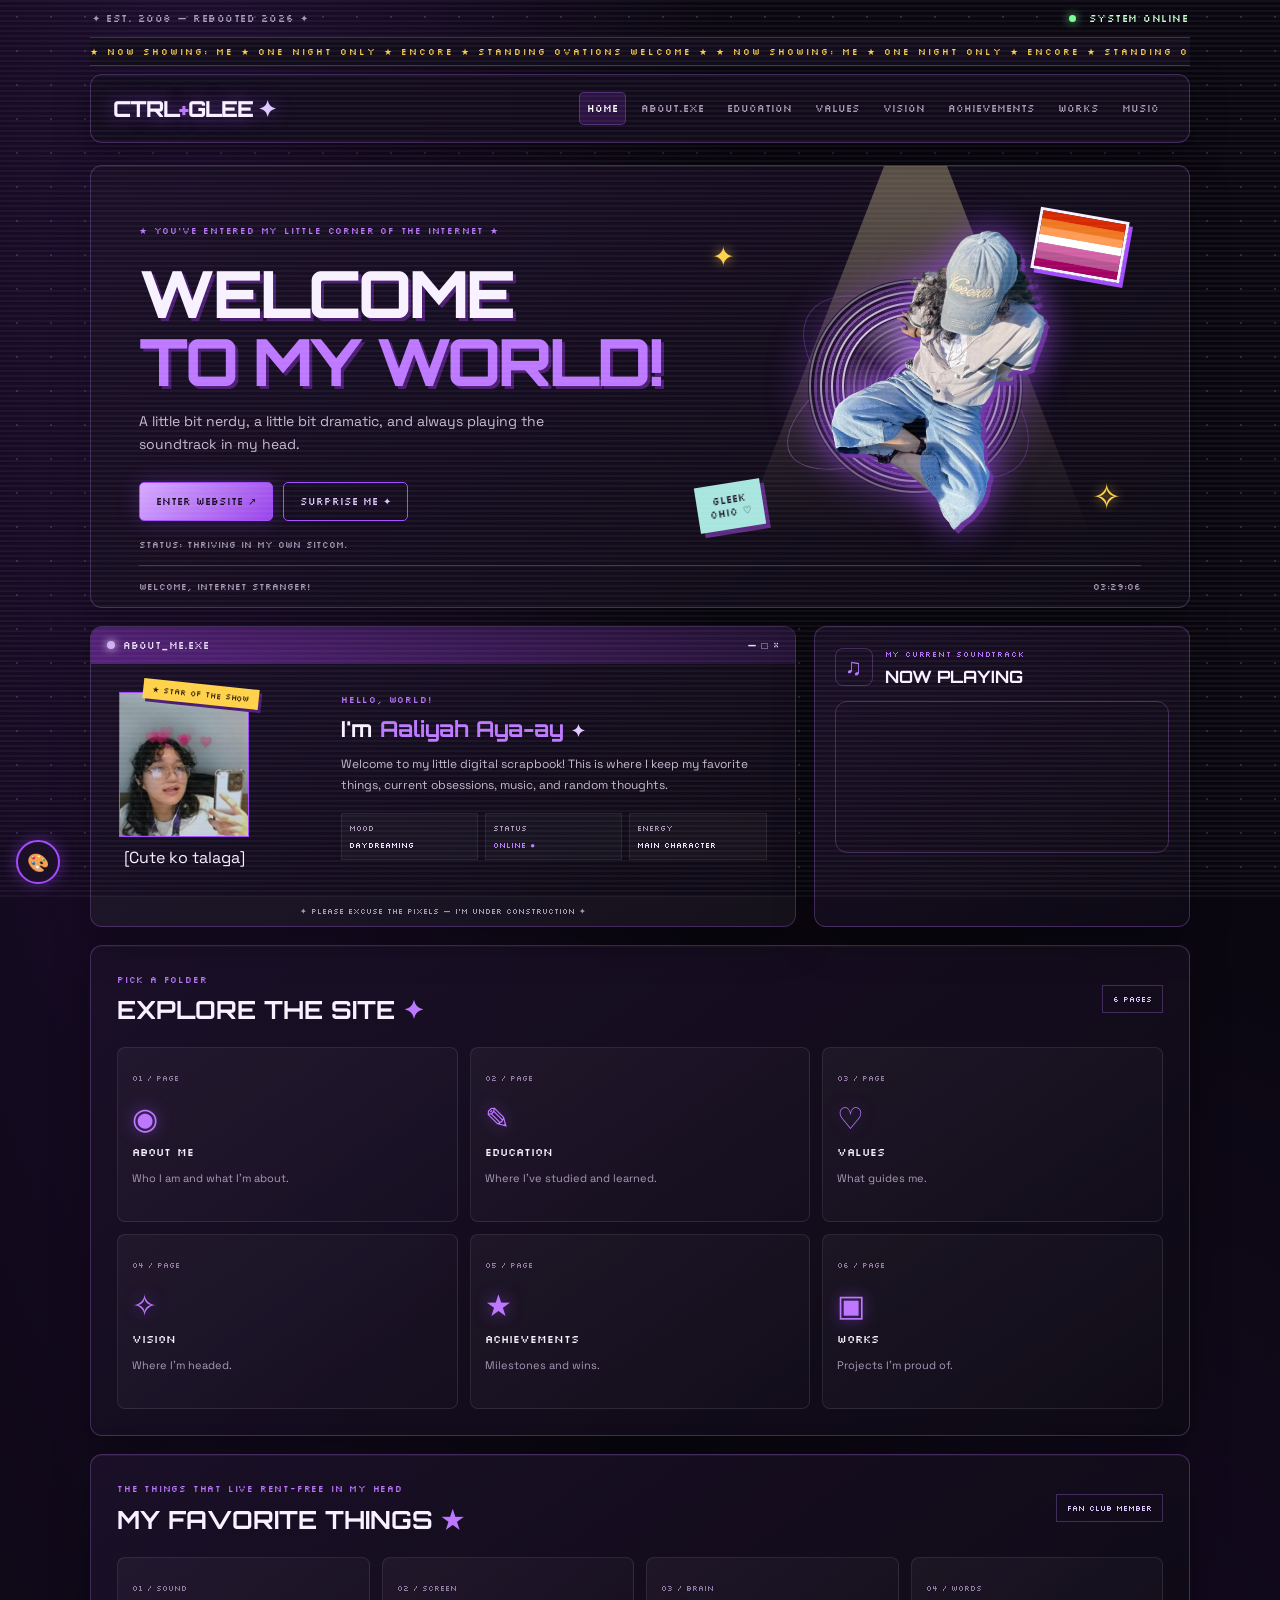
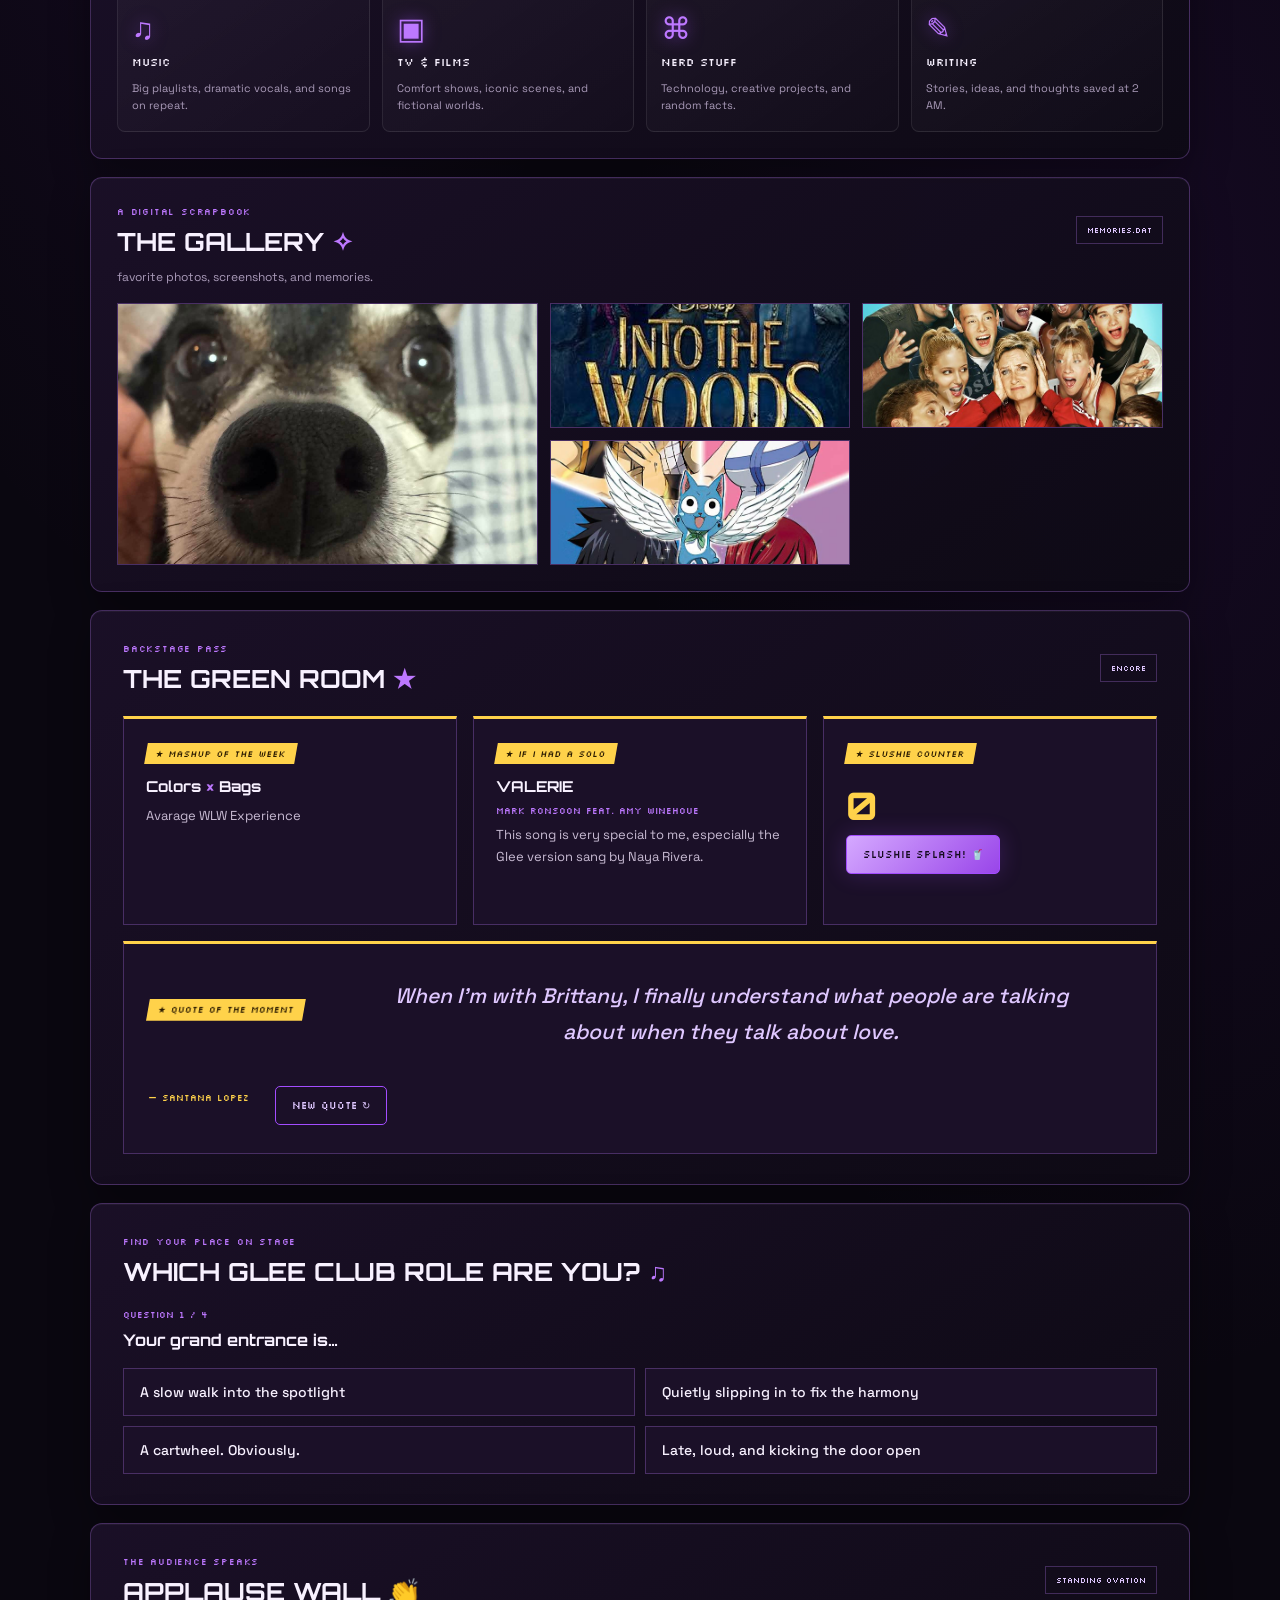
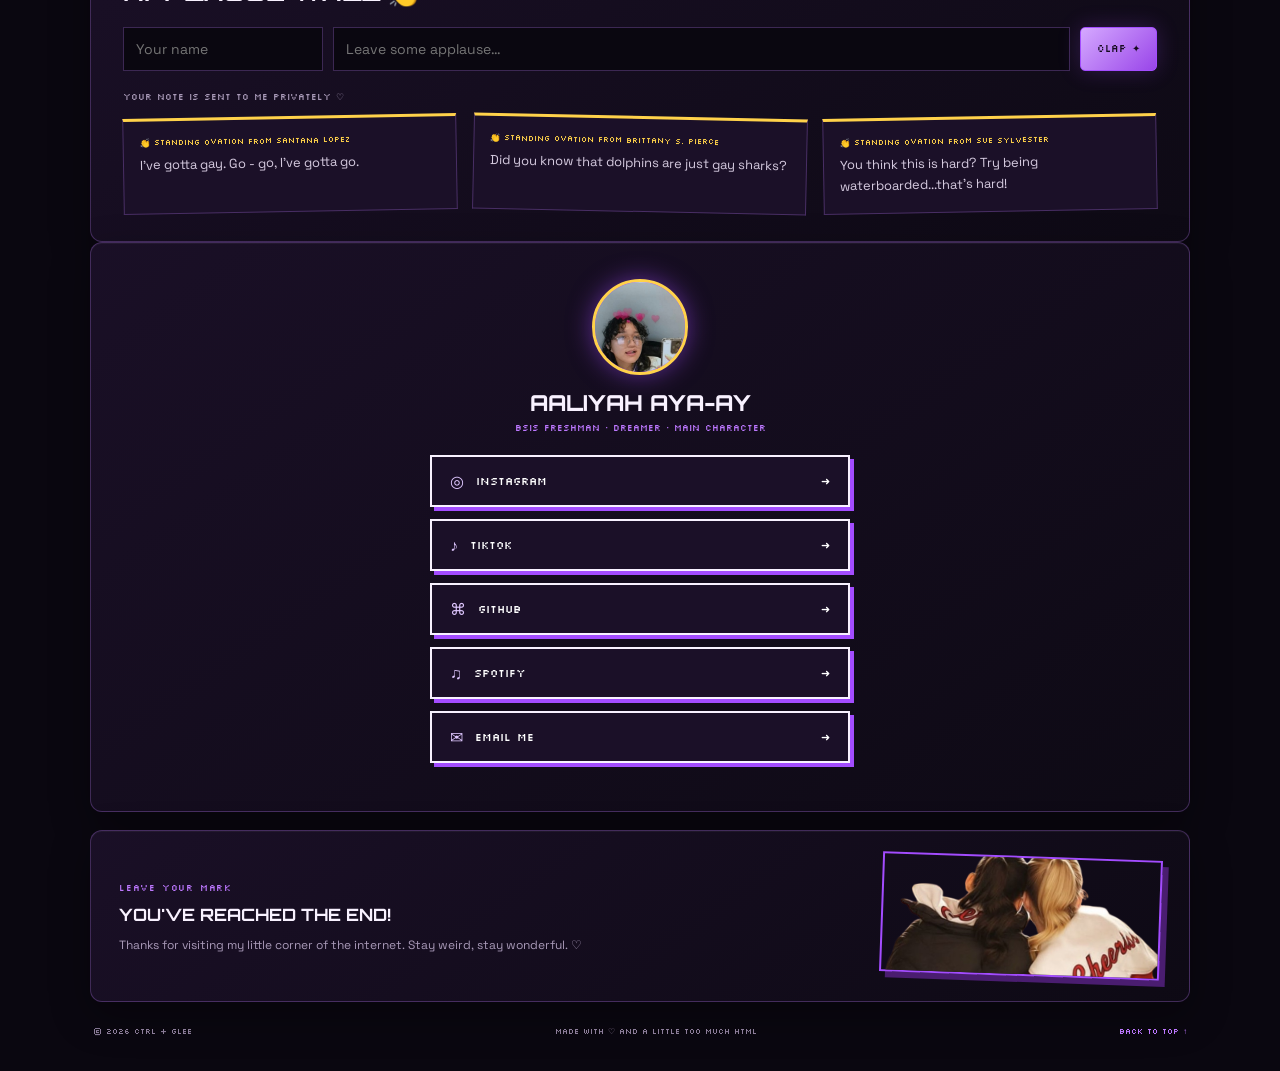
<file: index.html>
<!DOCTYPE html>
<html lang="en">

<head>
    <meta charset="UTF-8">
    <meta name="viewport" content="width=device-width, initial-scale=1.0">
    <meta name="theme-color" content="#0a0710">

    <title>CTRL + GLEE ★ My Nerdy Corner of the Internet</title>

    <link rel="preconnect" href="https://fonts.googleapis.com">
    <link rel="preconnect" href="https://fonts.gstatic.com" crossorigin>
    <link
        href="https://fonts.googleapis.com/css2?family=Orbitron:wght@500;700;800&family=Silkscreen:wght@400;700&family=Space+Grotesk:wght@400;500;600;700&display=swap"
        rel="stylesheet">
    <link rel="stylesheet" href="design.css">
    <link rel="stylesheet" href="pages.css">
    <link rel="stylesheet" href="glee.css">
    <link rel="stylesheet" href="extras.css">
    <link rel="icon" type="image/png" href="images/favicon.png">
</head>

<body>
    <div class="scanlines"></div>
    <div class="page-shell">
        <div class="top-strip"><span>✦ EST. 2008 — REBOOTED 2026 ✦</span><span class="online"><i></i> SYSTEM
                ONLINE</span></div>
        <header class="site-header">
            <a class="logo" href="index.html">CTRL<span>+</span>GLEE<span class="logo-star">✦</span></a>

            <button class="menu-toggle" id="menuToggle" aria-expanded="false">☰</button>

            <nav class="nav-links" id="navLinks">
                <a class="active" href="index.html">HOME</a><a
                    href="about.html">ABOUT.EXE</a><a 
                    
                    href="education.html">EDUCATION</a><a
                    
                    href="values.html">VALUES</a><a 
                    
                    href="vision.html">VISION</a><a
                    
                    href="achievements.html">ACHIEVEMENTS</a><a 
                    
                    href="works.html">WORKS</a><a
                    
                    href="music.html">MUSIC</a></nav>
        </header>
        <main>
            <section class="hero panel" id="home">
                <div class="hero-copy">
                    <p class="eyebrow">★ YOU'VE ENTERED MY LITTLE CORNER OF THE INTERNET ★</p>
                    <h1>WELCOME<br><span>TO MY WORLD!</span></h1>
                    <p class="hero-description">A little bit nerdy, a little bit dramatic, and always playing the
                        soundtrack in my head.</p>
                    <div class="hero-actions"><a class="button button-primary" href="about.html">ENTER WEBSITE
                            ↗</a><button class="button button-ghost" id="surpriseButton">SURPRISE ME ✦</button></div>
                    <p class="tiny-note" id="surpriseMessage">STATUS: thriving in my own sitcom.</p>
                </div>
                <div class="hero-art">
                    <div class="orbit orbit-one"></div>
                    <div class="orbit orbit-two"></div>
                    <div class="cd-disc">
                        <div class="cd-center">★</div>
                    </div>
                    <img class="hero-photo" src="./images/me-pics/me.png" alt="Photo of me" onerror="this.style.display='none'">
                    <img class="sticker sticker-top" src="./images/Deco/flag-deco.jpg" alt="flag">
                    <div class="sticker sticker-bottom">GLEEK<br>CHIC ♡</div>
                    <span class="floating-star star-a">✦</span><span class="floating-star star-b">✧</span>
                </div>
                <div class="hero-footer"><span>WELCOME, INTERNET STRANGER!</span><span id="liveClock">00:00:00</span>
                </div>
            </section>

            <div class="content-grid">
                <section class="panel about-panel">
                    <div class="window-bar"><span><b class="window-dot"></b>ABOUT_ME.exe</span><span>— □ ×</span></div>
                    <div class="about-content">
                        <div class="avatar-frame">
                            <div class="avatar-placeholder has-photo">
                                <img src="images/me-pics/me2.jpg" alt="Photo of me">
                            </div>
                            <span="avatar-caption">[Cute ko talaga]</span>
                        </div>
                        <div class="profile-text">
                            <p class="eyebrow">HELLO, WORLD!</p>
                            <h2>I'm <span class="editable">Aaliyah Aya-ay</span> <span class="sparkle">✦</span></h2>
                            <p>Welcome to my little digital scrapbook! This is where I keep my favorite things, current
                                obsessions, music, and random thoughts.</p>
                            <div class="profile-stats">
                                <div><small>MOOD</small><strong>DAYDREAMING</strong></div>
                                <div><small>STATUS</small><strong class="purple-text">ONLINE ●</strong></div>
                                <div><small>ENERGY</small><strong>MAIN CHARACTER</strong></div>
                            </div>
                        </div>
                    </div>
                    <div class="window-bottom">✦ PLEASE EXCUSE THE PIXELS — I'M UNDER CONSTRUCTION ✦</div>
                </section>

                <aside class="panel now-panel" id="music">
                    <div class="section-heading"><span class="section-icon">♫</span>
                        <div>
                            <p class="eyebrow">MY CURRENT SOUNDTRACK</p>
                            <h2>NOW PLAYING</h2>
                        </div>
                    </div>
                    <div class="embed-wrap"><iframe title="Spotify playlist"
                            src="https://open.spotify.com/embed/playlist/4OA4plrYXeB1S3JtKXlE1C?utm_source=generator&si=07937c8cfeea4bd7"
                            width="100%" height="152" frameborder="0" allowfullscreen
                            allow="autoplay; clipboard-write; encrypted-media; fullscreen; picture-in-picture"
                            loading="lazy"></iframe></div>
                </aside>
            </div>

            <section class="panel favorites-panel" id="explore">
                <div class="section-title-row">
                    <div>
                        <p class="eyebrow">PICK A FOLDER</p>
                        <h2>EXPLORE THE SITE <span>✦</span></h2>
                    </div><span class="badge">6 PAGES</span>
                </div>
                <div class="favorite-grid cards-3" style="margin-top:22px"><a class="favorite-card"
                        href="about.html"><span class="card-number">01 / PAGE</span>
                        <div class="big-icon">◉</div>
                        <h3>ABOUT ME</h3>
                        <p>Who I am and what I'm about.</p>
                    </a><a class="favorite-card" href="education.html"><span class="card-number">02 / PAGE</span>
                        <div class="big-icon">✎</div>
                        <h3>EDUCATION</h3>
                        <p>Where I've studied and learned.</p>
                    </a><a class="favorite-card" href="values.html"><span class="card-number">03 / PAGE</span>
                        <div class="big-icon">♡</div>
                        <h3>VALUES</h3>
                        <p>What guides me.</p>
                    </a><a class="favorite-card" href="vision.html"><span class="card-number">04 / PAGE</span>
                        <div class="big-icon">✧</div>
                        <h3>VISION</h3>
                        <p>Where I'm headed.</p>
                    </a><a class="favorite-card" href="achievements.html"><span class="card-number">05 / PAGE</span>
                        <div class="big-icon">★</div>
                        <h3>ACHIEVEMENTS</h3>
                        <p>Milestones and wins.</p>
                    </a><a class="favorite-card" href="works.html"><span class="card-number">06 / PAGE</span>
                        <div class="big-icon">▣</div>
                        <h3>WORKS</h3>
                        <p>Projects I'm proud of.</p>
                    </a></div>
            </section>

            <section class="panel favorites-panel" id="favorites">
                <div class="section-title-row">
                    <div>
                        <p class="eyebrow">THE THINGS THAT LIVE RENT-FREE IN MY HEAD</p>
                        <h2>MY FAVORITE THINGS <span>★</span></h2>
                    </div><span class="badge">FAN CLUB MEMBER</span>
                </div>
                <div class="favorite-grid">
                    <article class="favorite-card"><span class="card-number">01 / SOUND</span>
                        <div class="big-icon">♫</div>
                        <h3>MUSIC</h3>
                        <p>Big playlists, dramatic vocals, and songs on repeat.</p>
                    </article>
                    <article class="favorite-card"><span class="card-number">02 / SCREEN</span>
                        <div class="big-icon">▣</div>
                        <h3>TV &amp; FILMS</h3>
                        <p>Comfort shows, iconic scenes, and fictional worlds.</p>
                    </article>
                    <article class="favorite-card"><span class="card-number">03 / BRAIN</span>
                        <div class="big-icon">⌘</div>
                        <h3>NERD STUFF</h3>
                        <p>Technology, creative projects, and random facts.</p>
                    </article>
                    <article class="favorite-card"><span class="card-number">04 / WORDS</span>
                        <div class="big-icon">✎</div>
                        <h3>WRITING</h3>
                        <p>Stories, ideas, and thoughts saved at 2 AM.</p>
                    </article>
                </div>
            </section>

            <section class="panel gallery-panel" id="gallery">
                <div class="section-title-row">
                    <div>
                        <p class="eyebrow">A DIGITAL SCRAPBOOK</p>
                        <h2>THE GALLERY <span>✧</span></h2>
                    </div><span class="badge">MEMORIES.DAT</span>
                </div>
                <p class="gallery-intro">favorite photos, screenshots, and memories.
                </p>
                <div class="gallery-grid">

                    <div class="gallery-slot slot-wide has-img">
                        <img src="./images/favourites/best_dog.jpg" alt="Best Dog Ever">
                        <span class="caption">My Baby ♡</span>
                    </div>

                    <div class="gallery-slot has-img">
                        <img src="./images/favourites/fav_musical.jpg" alt="Fav Musical">
                        <span class="caption">Fav Musical</span>
                    </div>

                    <div class="gallery-slot has-img">
                        <img src="./images/favourites/Fav_series.jpg" alt="fav series">
                        <span class="caption">24/7 Rewatch</span>
                    </div>

                    <div class="gallery-slot has-img">
                        <img src="./images/favourites/fav_anime.jpg" alt="fav anime">
                        <span class="caption"></span>
                    </div>

                </div>
            </section>


            <section class="panel glee-panel" id="stage">
                <div class="section-title-row">
                    <div>
                        <p class="eyebrow">BACKSTAGE PASS</p>
                        <h2>THE GREEN ROOM <span>★</span></h2>
                    </div>
                    <span class="badge">ENCORE</span>
                </div>

                <div class="glee-grid">

                    <article class="glee-card">
                        <span class="tag-gold">★ MASHUP OF THE WEEK</span>
                        <h3>Colors <i>×</i> Bags</h3>
                        <p>Avarage WLW Experience</p>
                    </article>

                    <article class="glee-card">
                        <span class="tag-gold">★ IF I HAD A SOLO</span>
                        <h3>VALERIE</h3>
                        <p class="by">Mark Ronsoon feat. Amy Winehoue</p>
                        <p>This song is very special to me, especially the Glee version sang by Naya Rivera.</p>
                    </article>

                    <article class="glee-card">
                        <span class="tag-gold">★ SLUSHIE COUNTER</span>
                        <div class="slush-count" id="slushieCount">0</div>
                        <button class="button button-primary" id="slushieBtn">SLUSHIE SPLASH! 🥤</button>
                        <p class="slush-msg" id="slushieMsg"></p>
                    </article>

                    <article class="glee-card quote-card">
                        <span class="tag-gold">★ QUOTE OF THE MOMENT</span>
                        <blockquote id="quoteText">Loading a quote…</blockquote>
                        <cite id="quoteBy"></cite>
                        <button class="button button-ghost" id="quoteBtn">NEW QUOTE ↻</button>
                    </article>

                </div>
            </section>

            <section class="panel glee-panel" id="quiz">
                <div class="section-title-row">
                    <div>
                        <p class="eyebrow">FIND YOUR PLACE ON STAGE</p>
                        <h2>WHICH GLEE CLUB ROLE ARE YOU? <span>♫</span></h2>
                    </div>
                </div>
                <div id="quizBox" style="margin-top:22px"></div>
            </section>

            <section class="panel glee-panel" id="applause">
                <div class="section-title-row">
                    <div>
                        <p class="eyebrow">THE AUDIENCE SPEAKS</p>
                        <h2>APPLAUSE WALL <span>👏</span></h2>
                    </div>
                    <span class="badge">STANDING OVATION</span>
                </div>

                <form class="applause-form" id="applauseForm">
                    <input name="name" placeholder="Your name" maxlength="30" required>
                    <input name="message" placeholder="Leave some applause…" maxlength="160" required>
                    <button class="button button-primary" type="submit">CLAP ✦</button>
                </form>

                <p class="applause-note" id="applauseNote">YOUR NOTE IS SENT TO ME PRIVATELY ♡</p>
                <div class="applause-wall" id="applauseWall"></div>
            </section>
            </section>

            <section class="panel linkbio" id="links">
                <div class="linkbio-card">
                    <div class="linkbio-avatar"><img src="images/me-pics/me2.jpg" alt="" onerror="this.remove()">A</div>
                    <h2>AALIYAH AYA-AY</h2>
                    <p class="linkbio-tag">BSIS FRESHMAN · DREAMER · MAIN CHARACTER</p>
                    <a class="link-btn" href="https://www.instagram.com/aliya.h008/" target="_blank"
                        rel="noopener"><span>◎</span>INSTAGRAM<em>➜</em></a>
                    <a class="link-btn" href="https://www.tiktok.com/@a.liyah008?lang=en" target="_blank"
                        rel="noopener"><span>♪</span>TIKTOK<em>➜</em></a>
                    <a class="link-btn" href="https://github.com/Ali08Niko" target="_blank"
                        rel="noopener"><span>⌘</span>GITHUB<em>➜</em></a>
                    <a class="link-btn" href="https://open.spotify.com/user/az1aro9f9k0bncr83t8noofwk?si=fb1d29972a524faf" target="_blank"
                        rel="noopener"><span>♫</span>SPOTIFY<em>➜</em></a>
                    <a class="link-btn" href="mailto:aaliyahnicole.0930@gmail.com"><span>✉</span>EMAIL ME<em>➜</em></a>
                </div>
            </section>

            <section class="guestbook panel">
                <div>
                    <p class="eyebrow">LEAVE YOUR MARK</p>
                    <h2>YOU'VE REACHED THE END!</h2>
                    <p>Thanks for visiting my little corner of the internet. Stay weird, stay wonderful. ♡</p>
                </div>
                <img class="guest-img" src="images/Deco/guestbook.png" alt="" onerror="this.remove()">
            </section>
        </main>
        <footer class="site-footer"><span>© 2026 CTRL + GLEE</span><span>MADE WITH ♡ AND A LITTLE TOO MUCH HTML</span><a
                href="#home">BACK TO TOP ↑</a></footer>
    </div>
    <script src="script.js"></script>
    <script src="glee.js"></script>
    <script src="extras.js"></script>
</body>

</html>
</file>
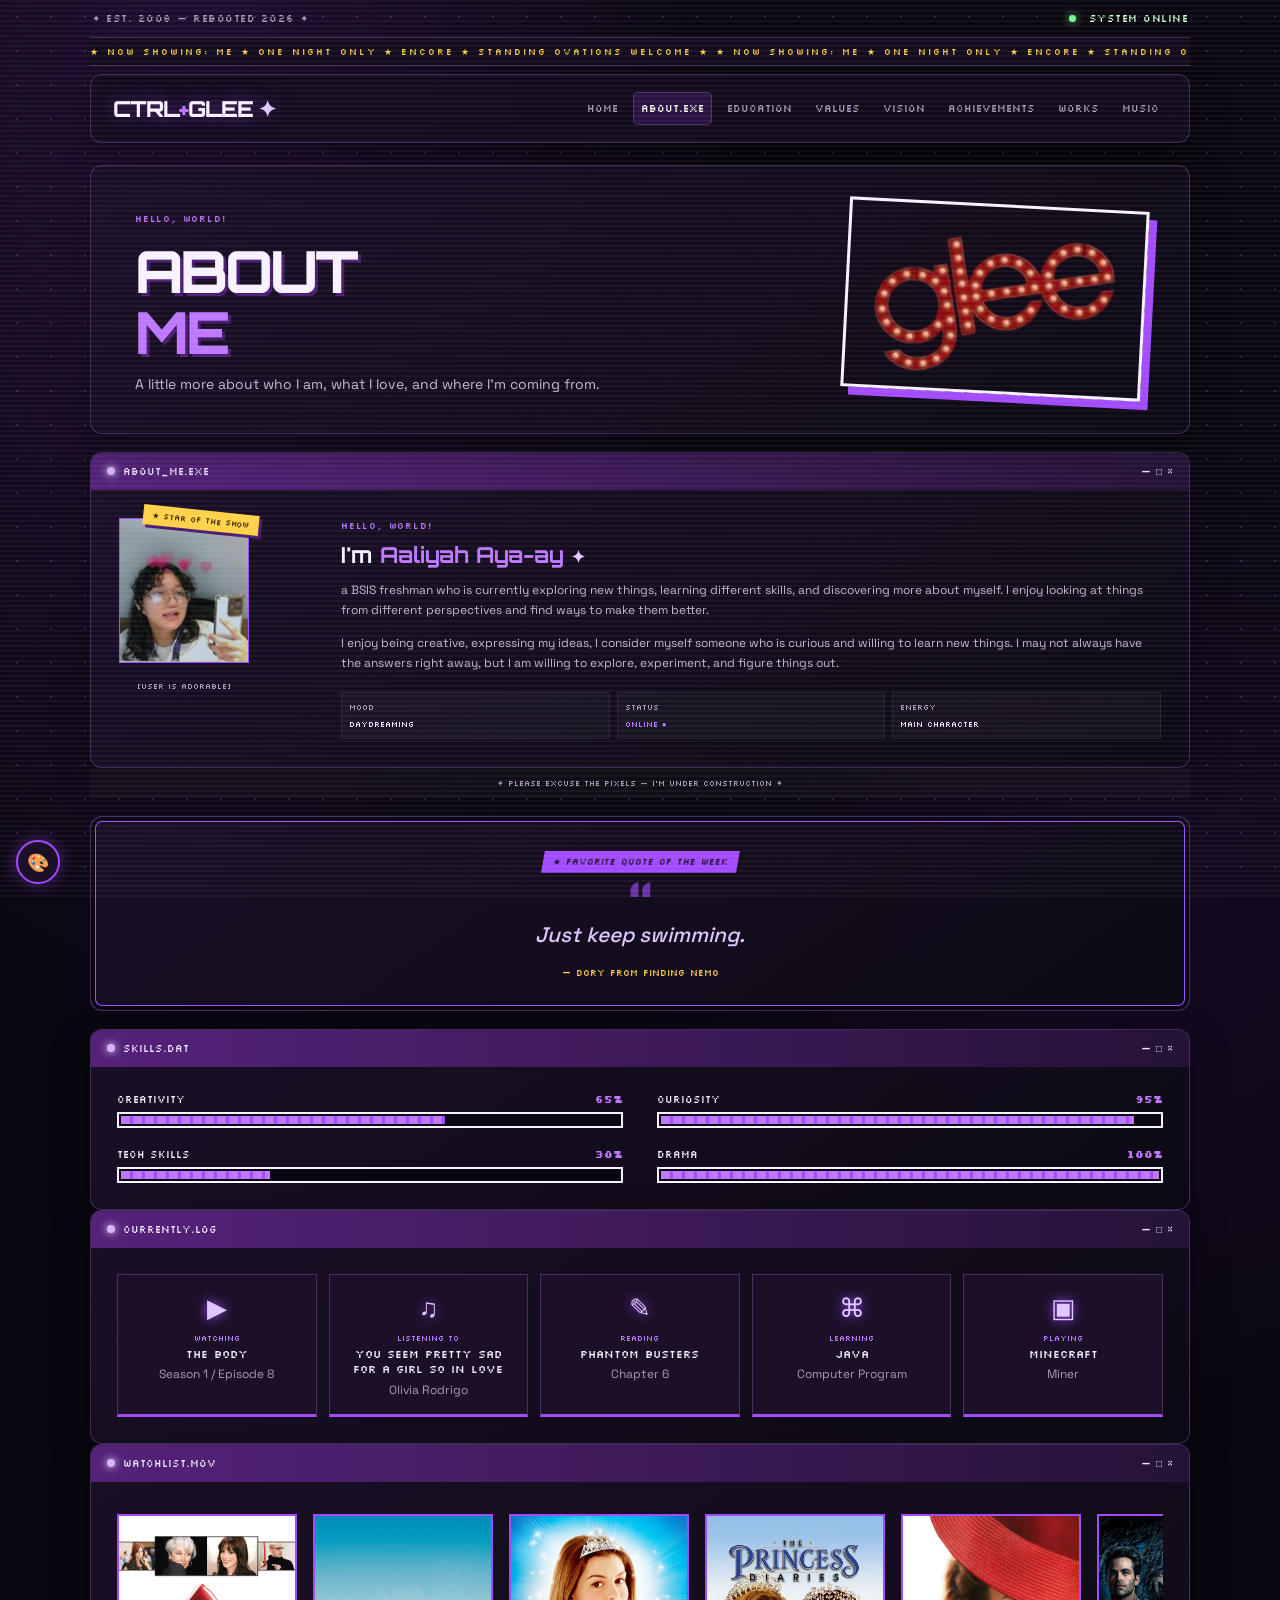
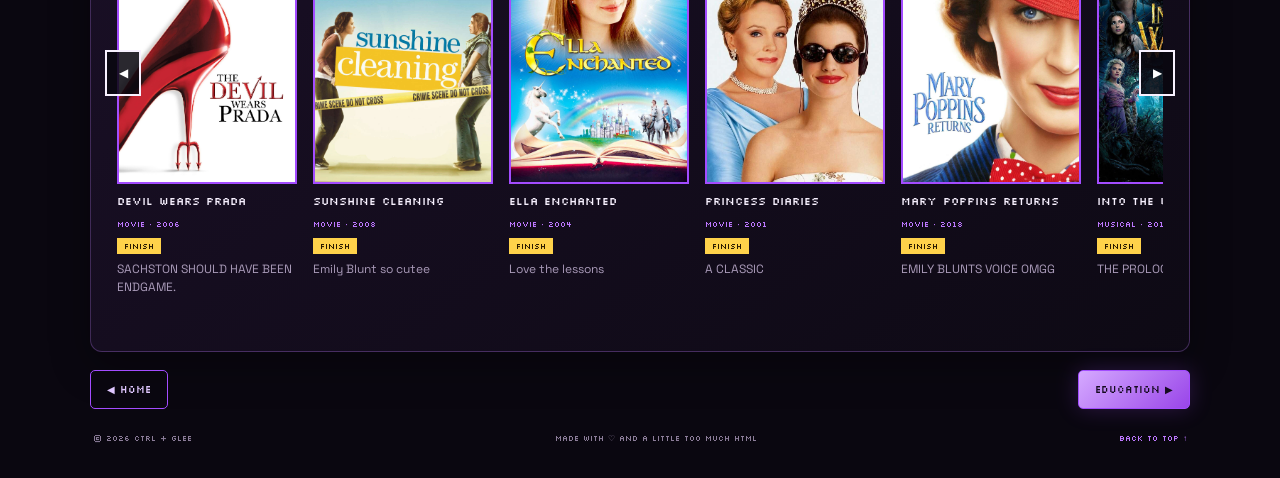
<file: about.html>
<!DOCTYPE html>
<html lang="en">

<head>
    <meta charset="UTF-8">
    <meta name="viewport" content="width=device-width, initial-scale=1.0">
    <meta name="theme-color" content="#0a0710">
    <title>CTRL + GLEE ★ About Me</title>
    <link rel="preconnect" href="https://fonts.googleapis.com">
    <link rel="preconnect" href="https://fonts.gstatic.com" crossorigin>
    <link
        href="https://fonts.googleapis.com/css2?family=Orbitron:wght@500;700;800&family=Silkscreen:wght@400;700&family=Space+Grotesk:wght@400;500;600;700&display=swap"
        rel="stylesheet">
    <link rel="stylesheet" href="design.css">
    <link rel="stylesheet" href="pages.css">
    <link rel="stylesheet" href="glee.css">
    <link rel="stylesheet" href="extras.css">
    <link rel="icon" type="image/png" href="images/favicon.png">
</head>

<body>
    <div class="scanlines"></div>
    <div class="page-shell">
        <div class="top-strip"><span>✦ EST. 2008 — REBOOTED 2026 ✦</span><span class="online"><i></i> SYSTEM
                ONLINE</span></div>
        <header class="site-header">
            <a class="logo" href="index.html">CTRL<span>+</span>GLEE<span class="logo-star">✦</span></a>
            <button class="menu-toggle" id="menuToggle" aria-expanded="false">☰</button>
            <nav class="nav-links" id="navLinks"><a href="index.html">HOME</a><a class="active"
                    href="about.html">ABOUT.EXE</a><a href="education.html">EDUCATION</a><a
                    href="values.html">VALUES</a><a href="vision.html">VISION</a><a
                    href="achievements.html">ACHIEVEMENTS</a><a href="works.html">WORKS</a><a
                    href="music.html">MUSIC</a></nav>
        </header>
        <main>
            <section class="panel page-hero" id="home">
                <p class="eyebrow">HELLO, WORLD!</p>
                <img class="hero-side-img" src="images/Deco/about-hero.png" alt="Me" onerror="this.remove()">
                <h1>ABOUT<br><span>ME</span></h1>
                <p>A little more about who I am, what I love, and where I'm coming from.</p>
            </section>
            <section class="panel about-panel">

                <div class="window-bar">
                    <span><b class="window-dot"></b>ABOUT_ME.exe</span>
                    <span>— □ ×</span>
                </div>

                <div class="about-content">

                    <div class="avatar-frame">
                        <div class="avatar-placeholder has-photo">
                            <img src="images/me-pics/me2.jpg" alt="Photo of me">
                        </div>
                        <span class="avatar-caption">[USER IS ADORABLE]</span>
                    </div>

                    <div class="profile-text">
                        <p class="eyebrow">HELLO, WORLD!</p>
                        <h2>I'm <span class="editable">Aaliyah Aya-ay</span> <span class="sparkle">✦</span></h2>

                        <p>a BSIS freshman who is currently exploring new things, learning different skills, and
                            discovering more about myself. I enjoy looking at things from different perspectives and
                            find ways to make them better.</p>

                        <p>I enjoy being creative, expressing my ideas, I consider myself someone who is curious and
                            willing to learn new things. I may not always have the answers right away, but I am willing
                            to explore, experiment, and figure things out.</p>

                        <div class="profile-stats">
                            <div><small>MOOD</small><strong>DAYDREAMING</strong></div>
                            <div><small>STATUS</small><strong class="purple-text">ONLINE ●</strong></div>
                            <div><small>ENERGY</small><strong>MAIN CHARACTER</strong></div>
                        </div>
                    </div>

                </div>

            </section>
            <div class="window-bottom">✦ PLEASE EXCUSE THE PIXELS — I'M UNDER CONSTRUCTION ✦</div>

            <section class="panel quote-week">
                <span class="x-label">★ FAVORITE QUOTE OF THE WEEK</span>
                <blockquote>Just keep swimming.<cite>— DORY from Finding Nemo</cite>
                </blockquote>
            </section>

            <section class="panel">
                <div class="window-bar"><span><b class="window-dot"></b>SKILLS.dat</span><span>— □ ×</span></div>
                <div class="page-body">
                    <div class="skills">
                        <div class="skill">
                            <div class="skill-top"><span>CREATIVITY</span><b>65%</b></div>
                            <div class="skill-bar"><span style="--lv:65%"></span></div>
                        </div>
                        <div class="skill">
                            <div class="skill-top"><span>CURIOSITY</span><b>95%</b></div>
                            <div class="skill-bar"><span style="--lv:95%"></span></div>
                        </div>
                        <div class="skill">
                            <div class="skill-top"><span>TECH SKILLS</span><b>30%</b></div>
                            <div class="skill-bar"><span style="--lv:30%"></span></div>
                        </div>
                        <div class="skill">
                            <div class="skill-top"><span>DRAMA</span><b>100%</b></div>
                            <div class="skill-bar"><span style="--lv:100%"></span></div>
                        </div>
                    </div>
                </div>
            </section>

            <section class="panel">
                <div class="window-bar"><span><b class="window-dot"></b>CURRENTLY.log</span><span>— □ ×</span></div>
                <div class="page-body">
                    <div class="now-board">
                        <div class="now-item">
                            <div class="ic">▶</div><small>WATCHING</small><b>THE BODY</b><span>Season 1 / Episode 8</span>
                        </div>
                        <div class="now-item">
                            <div class="ic">♫</div><small>LISTENING TO</small><b>you seem pretty sad for a girl so in love</b><span>Olivia Rodrigo</span>
                        </div>
                        <div class="now-item">
                            <div class="ic">✎</div><small>READING</small><b>Phantom Busters</b><span>Chapter 6</span>
                        </div>
                        <div class="now-item">
                            <div class="ic">⌘</div><small>LEARNING</small><b>Java</b><span>Computer Program</span>
                        </div>
                        <div class="now-item">
                            <div class="ic">▣</div><small>PLAYING</small><b>Minecraft</b><span>Miner</span>
                        </div>
                    </div>
                </div>
            </section>

            <section class="panel">
                <div class="window-bar"><span><b class="window-dot"></b>WATCHLIST.mov</span><span>— □ ×</span></div>
                <div class="page-body">
                    <div class="carousel">
                        <button class="car-btn car-prev" aria-label="Previous">◀</button>
                        <div class="watch-track" tabindex="0">
                            <article class="watch-card">
                                <div class="poster has-img"><img src="images/posters/poster1.jpg" alt="Devil Wears Prada"></div>
                                <h3>Devil Wears Prada</h3><span class="meta">Movie · 2006</span><br>
                                <span class="status">FINISH</span>
                                <p>SACHSTON SHOULD HAVE BEEN ENDGAME.</p>
                            </article>

                            <article class="watch-card">
                                <div class="poster has-img"><img src="images/posters/poster2.jpg" alt="Sunshine Cleaning"></div>
                                <h3>Sunshine Cleaning</h3><span class="meta">Movie · 2008</span><br>
                                <span class="status">FINISH</span>
                                <p>Emily Blunt so cutee</p>
                            </article>

                            <article class="watch-card">
                                <div class="poster has-img"><img src="images/posters/poster3.jpg" alt="Ella Enchanted"></div>
                                <h3>Ella Enchanted</h3><span class="meta">Movie · 2004</span><br>
                                <span class="status">FINISH</span>
                                <p>Love the lessons</p>
                            </article>

                            <article class="watch-card">
                                <div class="poster has-img"><img src="images/posters/poster4.jpg" alt="Princess Diaries"></div>
                                <h3>Princess Diaries</h3><span class="meta">Movie · 2001</span><br>
                                <span class="status">FINISH</span>
                                <p>A CLASSIC</p>
                            </article>

                            <article class="watch-card">
                                <div class="poster has-img"><img src="images/posters/poster5.jpg" alt="Mary Poppins Returns"></div>
                                <h3>Mary Poppins Returns</h3><span class="meta">Movie · 2018</span><br>
                                <span class="status">FINISH</span>
                                <p>EMILY BLUNTS VOICE OMGG</p>
                            </article>

                            <article class="watch-card">
                                <div class="poster has-img"><img src="images/posters/poster6.jpg" alt="Into the woods"></div>
                                <h3>Into The Woods</h3><span class="meta">Musical · 2014</span><br>
                                <span class="status">FINISH</span>
                                <p>THE PROLOGUE</p>
                            </article>

                            <article class="watch-card">
                                <div class="poster has-img"><img src="images/posters/poster7.jpg" alt="Pitch Perfect"></div>
                                <h3>Pitch Perfect</h3><span class="meta">Movie · 2012</span><br>
                                <span class="status">FINISH</span>
                                <p>BECHLOE ENDGAME</p>
                            </article>

                            <article class="watch-card">
                                <div class="poster has-img"><img src="images/posters/poster8.jpg" alt="Legally Blond"></div>
                                <h3>Legally Blonde</h3><span class="meta">Movie · 2001</span><br>
                                <span class="status">FINISH</span>
                                <p>The court scenes</p>
                            </article>

                            <article class="watch-card">
                                <div class="poster has-img"><img src="images/posters/poster9.jpg" alt="Barbie"></div>
                                <h3>Barbie</h3><span class="meta">Movie · 2023</span><br>
                                <span class="status">FINISH</span>
                                <p>The speech near the end omgg</p>
                            </article>

                            <article class="watch-card">
                                <div class="poster has-img"><img src="images/posters/poster10.jpg" alt="10 Things I hate about you"></div>
                                <h3>10 Things I hate about you</h3><span class="meta">Movie · 1999</span><br>
                                <span class="status">FINISH</span>
                                <p>Kat ♡</p>
                            </article>
                            
                            <article class="watch-card">
                                <div class="poster has-img"><img src="images/posters/poster11.jpg" alt="Spiderman Into the Spider Verse"></div>
                                <h3>Spiderman Into the Spider Verse</h3><span class="meta">Movie · 2018</span><br>
                                <span class="status">FINISH</span>
                                <p>Lowk greate movie</p>
                            </article>

                            <article class="watch-card">
                                <div class="poster has-img"><img src="images/posters/poster12.jpg" alt="Spiderman Across the Spider Verse"></div>
                                <h3>Spiderman Across the Spider Verse</h3><span class="meta">Movie · 2023</span><br>
                                <span class="status">FINISH</span>
                                <p>BEST SPIDER MOVIE AFTER THE AMAZING SPIDERMAN</p>
                            </article>

                            <article class="watch-card">
                                <div class="poster has-img"><img src="images/posters/poster13.jpg" alt="Backrooms"></div>
                                <h3>Backrooms</h3><span class="meta">Movie · 2026</span><br>
                                <span class="status">FINISH</span>
                                <p>Not that scary but still good</p>
                            </article>

                            <article class="watch-card">
                                <div class="poster has-img"><img src="images/posters/poster14.jpg" alt="Coraline"></div>
                                <h3>Coraline</h3><span class="meta">Movie · 2009</span><br>
                                <span class="status">FINISH</span>
                                <p>Best Stop Motion IMO</p>
                            </article>

                            <article class="watch-card">
                                <div class="poster has-img"><img src="images/posters/poster15.jpg" alt="Wicked"></div>
                                <h3>Wicked</h3><span class="meta">Movie · 2025</span><br>
                                <span class="status">FINISH</span>
                                <p>It Good</p>
                            </article>

                            <article class="watch-card">
                                <div class="poster has-img"><img src="images/posters/poster16.jpg" alt="Man Girls"></div>
                                <h3>Mean Girls</h3><span class="meta">Movie · 2004</span><br>
                                <span class="status">FINISH</span>
                                <p>Classic</p>
                            </article>

                            <article class="watch-card">
                                <div class="poster has-img"><img src="images/posters/poster17.jpg" alt="Coco"></div>
                                <h3>CoCo</h3><span class="meta">Movie · 2017</span><br>
                                <span class="status">FINISH</span>
                                <p>Made me cry everytime</p>
                            </article>

                            <article class="watch-card">
                                <div class="poster has-img"><img src="images/posters/poster18.jpg" alt="How to loase a guy in 10 days"></div>
                                <h3>How to loase a guy in 10 days</h3><span class="meta">Movie · 2003</span><br>
                                <span class="status">FINISH</span>
                                <p>Hair Theory is reall</p>
                            </article>

                            <article class="watch-card">
                                <div class="poster has-img"><img src="images/posters/poster19.jpg" alt="Inside Out 2"></div>
                                <h3>Inside Out 2</h3><span class="meta">Movie · 2024</span><br>
                                <span class="status">FINISH</span>
                                <p>Made me cry harder then the first one broo</p>
                            </article>

                            <article class="watch-card">
                                <div class="poster has-img"><img src="images/posters/poster20.jpg" alt="Home Alone"></div>
                                <h3>Home Alone</h3><span class="meta">Movie · 1990</span><br>
                                <span class="status">FINISH</span>
                                <p>Christmas Classic</p>
                            </article>

                            <article class="watch-card">
                                <div class="poster has-img"><img src="images/posters/poster21.jpg" alt="MamaMia"></div>
                                <h3>MamaMia</h3><span class="meta">Movie · 2008</span><br>
                                <span class="status">FINISH</span>
                                <p>Meryl Streep GOAT</p>
                            </article>
                        </div>
                        <button class="car-btn car-next" aria-label="Next">▶</button>
                    </div>
                </div>
            </section>

            <div class="pager"><a class="button button-ghost" href="index.html">◀ HOME</a><a
                    class="button button-primary" href="education.html">EDUCATION ▶</a></div>
        </main>
        <footer class="site-footer"><span>© 2026 CTRL + GLEE</span><span>MADE WITH ♡ AND A LITTLE TOO MUCH HTML</span><a
                href="#home">BACK TO TOP ↑</a></footer>
    </div>
    <script src="script.js"></script>
    <script src="glee.js"></script>
    <script src="extras.js"></script>
</body>

</html>
</file>
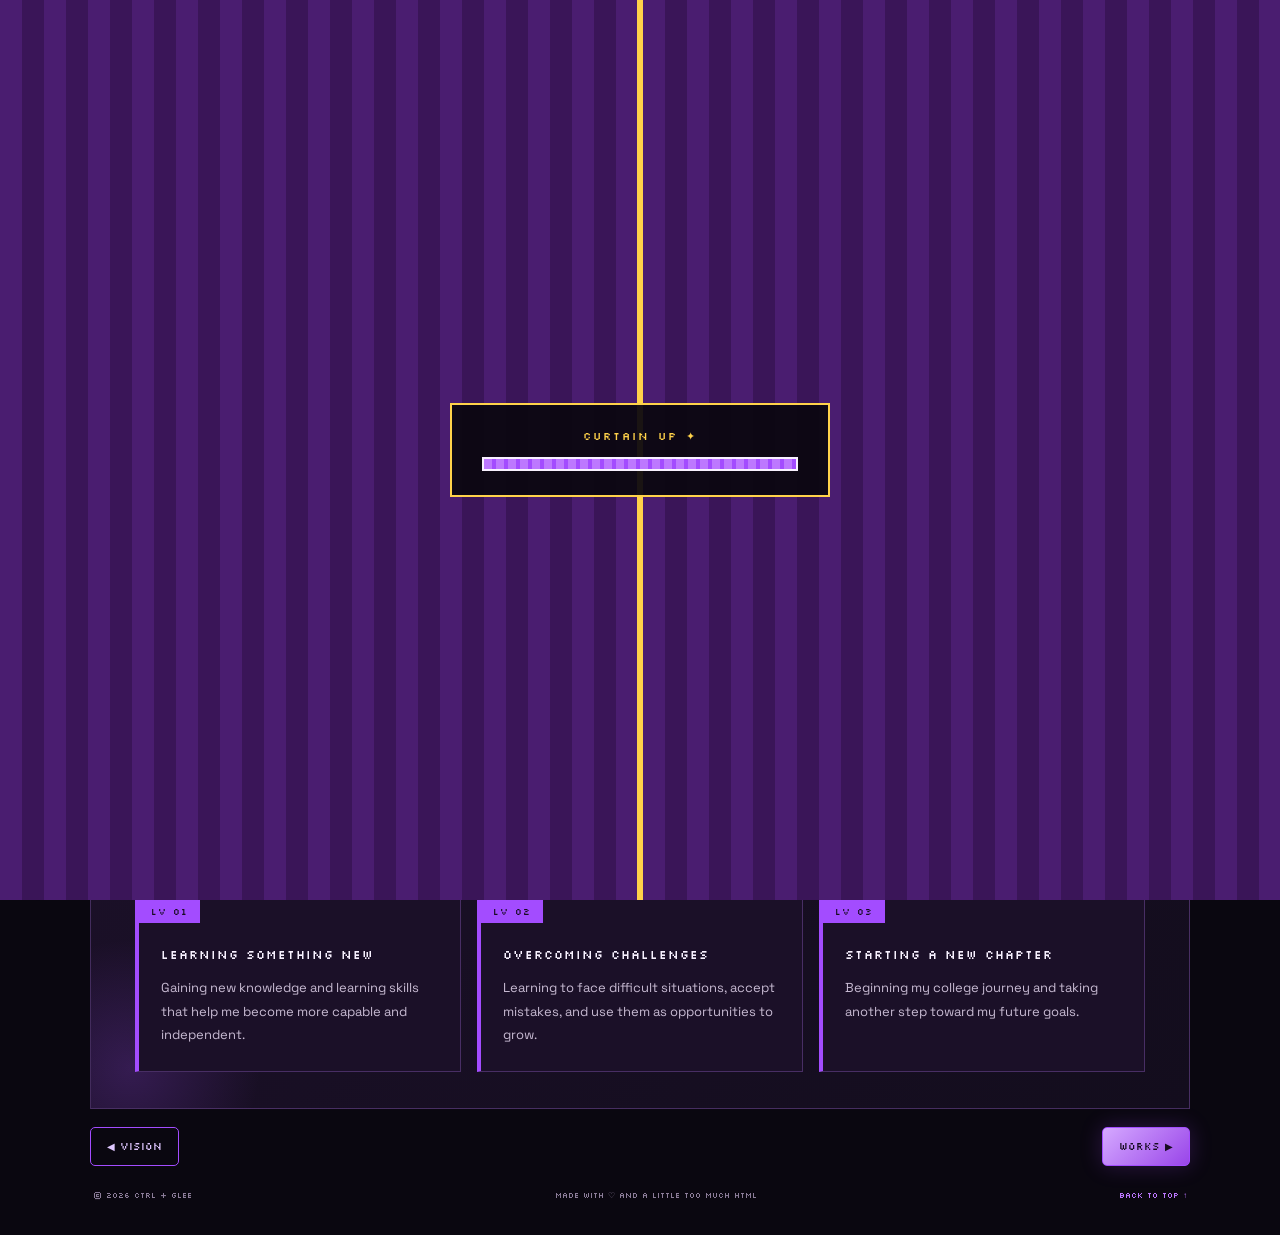
<file: achievements.html>
<!DOCTYPE html>
<html lang="en">

<head>
    <meta charset="UTF-8">
    <meta name="viewport" content="width=device-width, initial-scale=1.0">
    <meta name="theme-color" content="#0a0710">
    <title>CTRL + GLEE ★ Achievements</title>
    <link rel="preconnect" href="https://fonts.googleapis.com">
    <link rel="preconnect" href="https://fonts.gstatic.com" crossorigin>
    <link
        href="https://fonts.googleapis.com/css2?family=Orbitron:wght@500;700;800&family=Silkscreen:wght@400;700&family=Space+Grotesk:wght@400;500;600;700&display=swap"
        rel="stylesheet">
    <link rel="stylesheet" href="design.css">
    <link rel="stylesheet" href="pages.css">
    <link rel="stylesheet" href="glee.css">
    <link rel="stylesheet" href="extras.css">
    <link rel="icon" type="image/png" href="images/favicon.png">
</head>

<body>
    <div class="scanlines"></div>
    <div class="page-shell">
        <div class="top-strip"><span>✦ EST. 2008 — REBOOTED 2026 ✦</span><span class="online"><i></i> SYSTEM
                ONLINE</span></div>
        <header class="site-header">
            <a class="logo" href="index.html">CTRL<span>+</span>GLEE<span class="logo-star">✦</span></a>
            <button class="menu-toggle" id="menuToggle" aria-expanded="false">☰</button>
            <nav class="nav-links" id="navLinks"><a href="index.html">HOME</a><a href="about.html">ABOUT.EXE</a><a
                    href="education.html">EDUCATION</a><a href="values.html">VALUES</a><a
                    href="vision.html">VISION</a><a class="active" href="achievements.html">ACHIEVEMENTS</a><a
                    href="works.html">WORKS</a><a href="music.html">MUSIC</a></nav>
        </header>
        <main>
            <section class="panel page-hero" id="home">
                <p class="eyebrow">TROPHY CASE</p>
                <h1>MY<br><span>ACHIEVEMENTS</span></h1>
                <p>Milestones, awards, and proud moments.</p>
            </section>
            <section class="panel">
                <div class="window-bar"><span><b class="window-dot"></b>ACHIEVEMENTS.dat</span><span>— □ ×</span></div>
                <div class="page-body">
                    <div class="favorite-grid cards-3">
                        <article class="favorite-card"><span class="card-number">2024 / UNLOCKED</span>
                            <div class="big-icon">★</div>
                            <h3>Loyalty Award </h3>
                            <p>I recieved a loyalty awar ini my 10th grade for sticking with the school all the way to elementary to junior high school.</p>
                        </article>
                        <article class="favorite-card"><span class="card-number">2026 / UNLOCKED</span>
                            <div class="big-icon">✦</div>
                            <h3>With Honor</h3>
                            <p>I recieved a with honor in my 12th year for having a general avarage of 91 and no grade lower then 85.</p>
                        </article>
                    </div>
                </div>
            </section>
            <section class="milestone-section">
                <p class="section-label">PERSONAL GROWTH</p>
                <h2>Personal Milestones</h2>

                <div class="milestone-list">

                    <article class="milestone-card">
                        <h3>Learning Something New</h3>
                        <p>
                            Gaining new knowledge and learning skills that
                            help me become more capable and independent.
                        </p>
                    </article>

                    <article class="milestone-card">
                        <h3>Overcoming Challenges</h3>
                        <p>
                            Learning to face difficult situations, accept
                            mistakes, and use them as opportunities to grow.
                        </p>
                    </article>

                    <article class="milestone-card">
                        <h3>Starting a New Chapter</h3>
                        <p>
                            Beginning my college journey and taking another
                            step toward my future goals.
                        </p>
                    </article>

                </div>
            </section>
            <div class="pager"><a class="button button-ghost" href="vision.html">◀ VISION</a><a
                    class="button button-primary" href="works.html">WORKS ▶</a></div>
        </main>
        <footer class="site-footer"><span>© 2026 CTRL + GLEE</span><span>MADE WITH ♡ AND A LITTLE TOO MUCH HTML</span><a
                href="#home">BACK TO TOP ↑</a></footer>
    </div>
    <script src="script.js"></script>
    <script src="glee.js"></script>
    <script src="extras.js"></script>
</body>

</html>
</file>
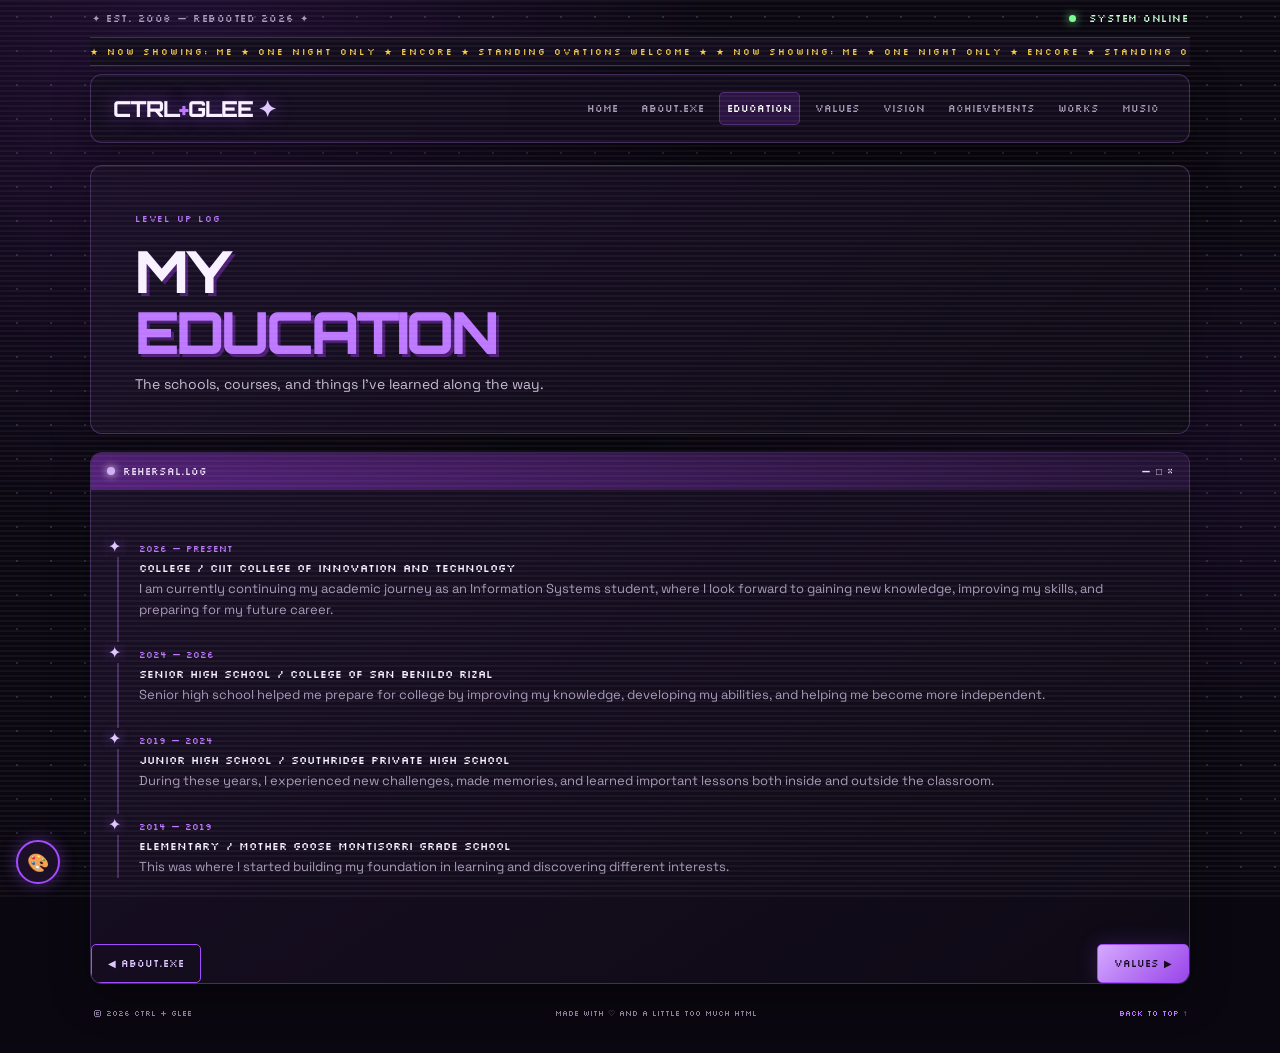
<file: education.html>
<!DOCTYPE html>
<html lang="en">

<head>
    <meta charset="UTF-8">
    <meta name="viewport" content="width=device-width, initial-scale=1.0">
    <meta name="theme-color" content="#0a0710">
    <title>CTRL + GLEE ★ Education</title>
    <link rel="preconnect" href="https://fonts.googleapis.com">
    <link rel="preconnect" href="https://fonts.gstatic.com" crossorigin>
    <link
        href="https://fonts.googleapis.com/css2?family=Orbitron:wght@500;700;800&family=Silkscreen:wght@400;700&family=Space+Grotesk:wght@400;500;600;700&display=swap"
        rel="stylesheet">
    <link rel="stylesheet" href="design.css">
    <link rel="stylesheet" href="pages.css">
    <link rel="stylesheet" href="glee.css">
    <link rel="stylesheet" href="extras.css">
    <link rel="icon" type="image/png" href="images/favicon.png">
</head>

<body>
    <div class="scanlines"></div>
    <div class="page-shell">
        <div class="top-strip"><span>✦ EST. 2008 — REBOOTED 2026 ✦</span><span class="online"><i></i> SYSTEM
                ONLINE</span></div>
        <header class="site-header">
            <a class="logo" href="index.html">CTRL<span>+</span>GLEE<span class="logo-star">✦</span></a>
            <button class="menu-toggle" id="menuToggle" aria-expanded="false">☰</button>
            <nav class="nav-links" id="navLinks"><a href="index.html">HOME</a><a href="about.html">ABOUT.EXE</a><a
                    class="active" href="education.html">EDUCATION</a><a href="values.html">VALUES</a><a
                    href="vision.html">VISION</a><a href="achievements.html">ACHIEVEMENTS</a><a
                    href="works.html">WORKS</a><a href="music.html">MUSIC</a></nav>
        </header>
        <main>
            <section class="panel page-hero" id="home">
                <p class="eyebrow">LEVEL UP LOG</p>
                <h1>MY<br><span>EDUCATION</span></h1>
                <p>The schools, courses, and things I've learned along the way.</p>
            </section>
            <section class="panel">
                <div class="window-bar"><span><b class="window-dot"></b>REHERSAL.log</span><span>— □ ×</span></div>
                <div class="page-body">
                    <ul class="timeline">
                        <li><small>2026 — PRESENT</small><b>COLLEGE / CIIT College of Innovation and Technology</b><span>I am currently continuing my academic journey
                            as an Information Systems student, where I look forward to gaining new knowledge, improving my skills, and preparing for my future career.
                        </span></li>
                        <li><small>2024 — 2026</small><b>SENIOR HIGH SCHOOL / College of San Benildo Rizal</b><span>
                            Senior high school helped me prepare for college by improving my knowledge, developing my abilities, and helping me become more independent.
                        </span></li>
                        <li><small>2019 — 2024</small><b>JUNIOR HIGH SCHOOL / Southridge Private High School</b><span>
                            During these years, I experienced new challenges, made memories, and learned important lessons both inside and outside the classroom.
                        </span></li>
                        <li><small>2014 — 2019</small><b>ELEMENTARY / Mother Goose Montisorri Grade School</b><span>
                            This was where I started building my foundation in learning and discovering different interests.
                        </span></li>
                    </ul>
                </div>
                
            <div class="pager"><a class="button button-ghost" href="about.html">◀ ABOUT.EXE</a><a
                    class="button button-primary" href="values.html">VALUES ▶</a></div>
        </main>
        <footer class="site-footer"><span>© 2026 CTRL + GLEE</span><span>MADE WITH ♡ AND A LITTLE TOO MUCH HTML</span><a
                href="#home">BACK TO TOP ↑</a></footer>
    </div>
    <script src="script.js"></script>
    <script src="glee.js"></script>
    <script src="extras.js"></script>
</body>

</html>
</file>
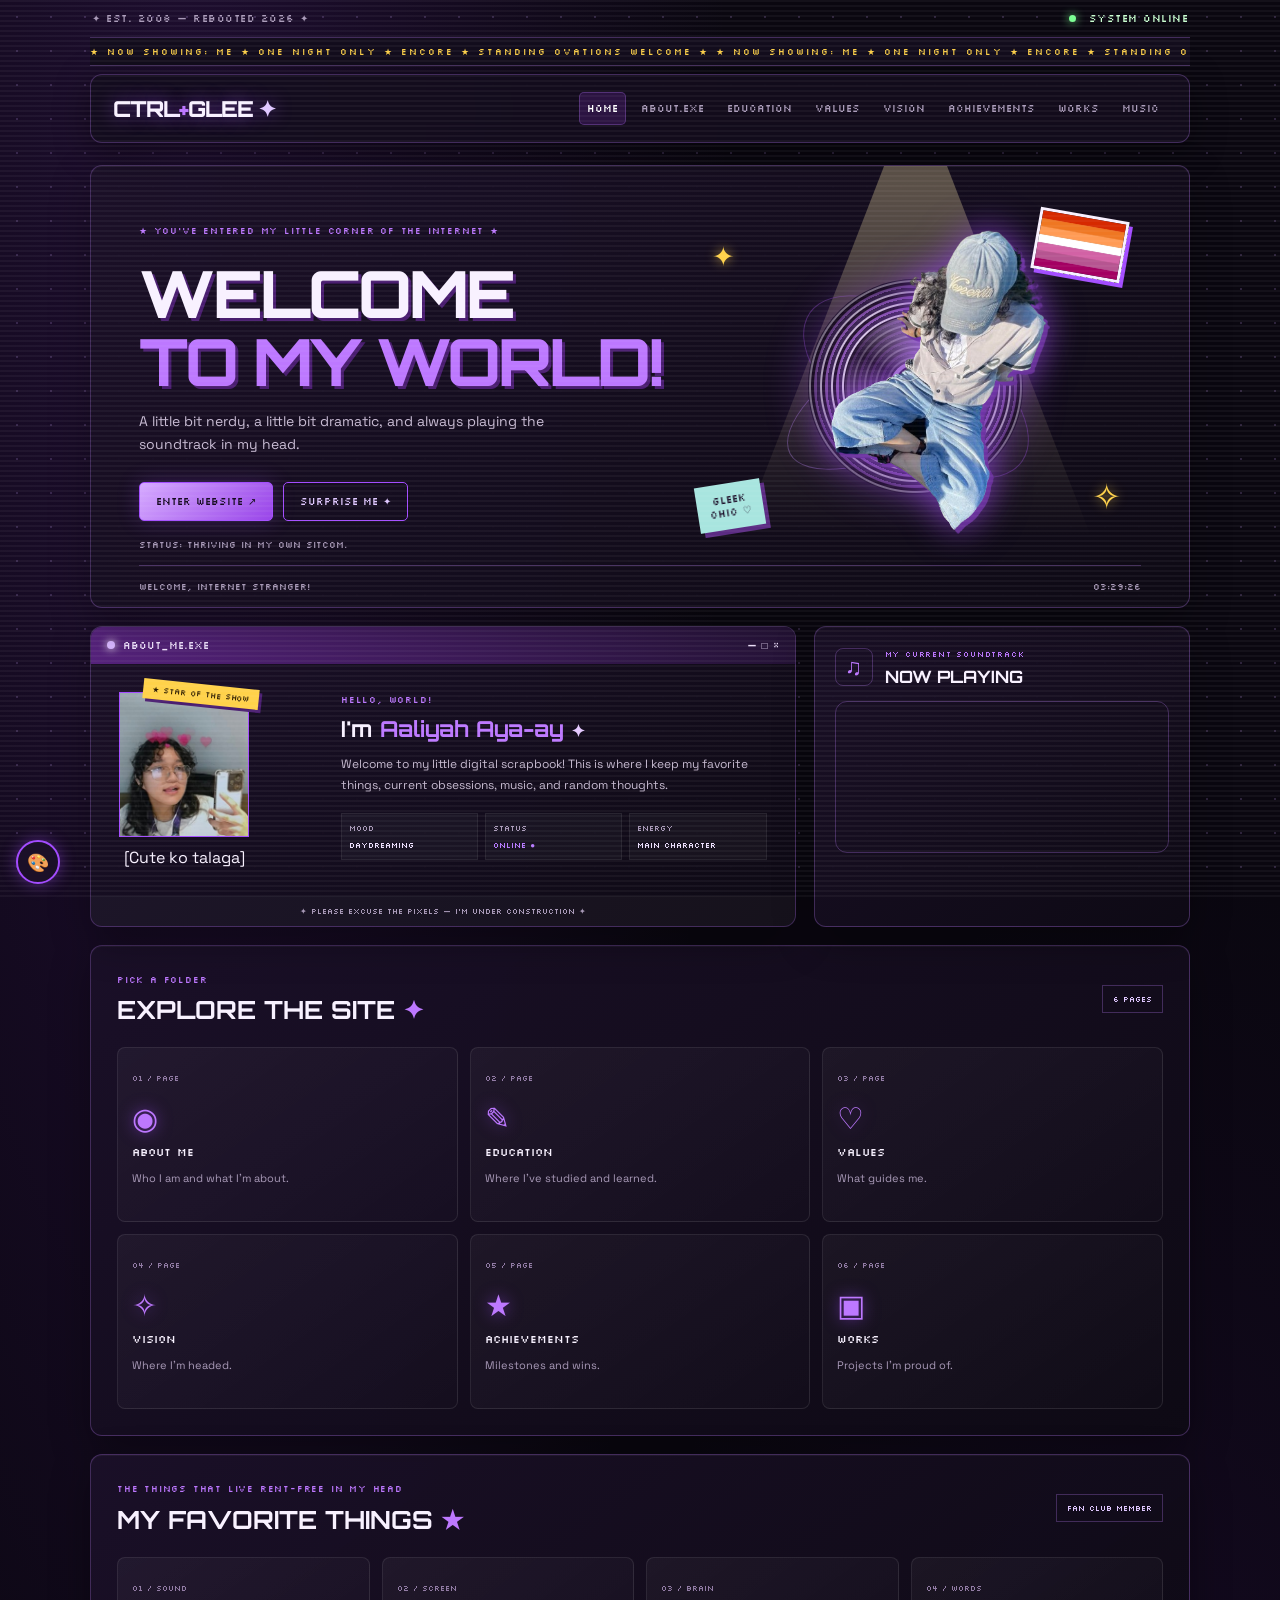
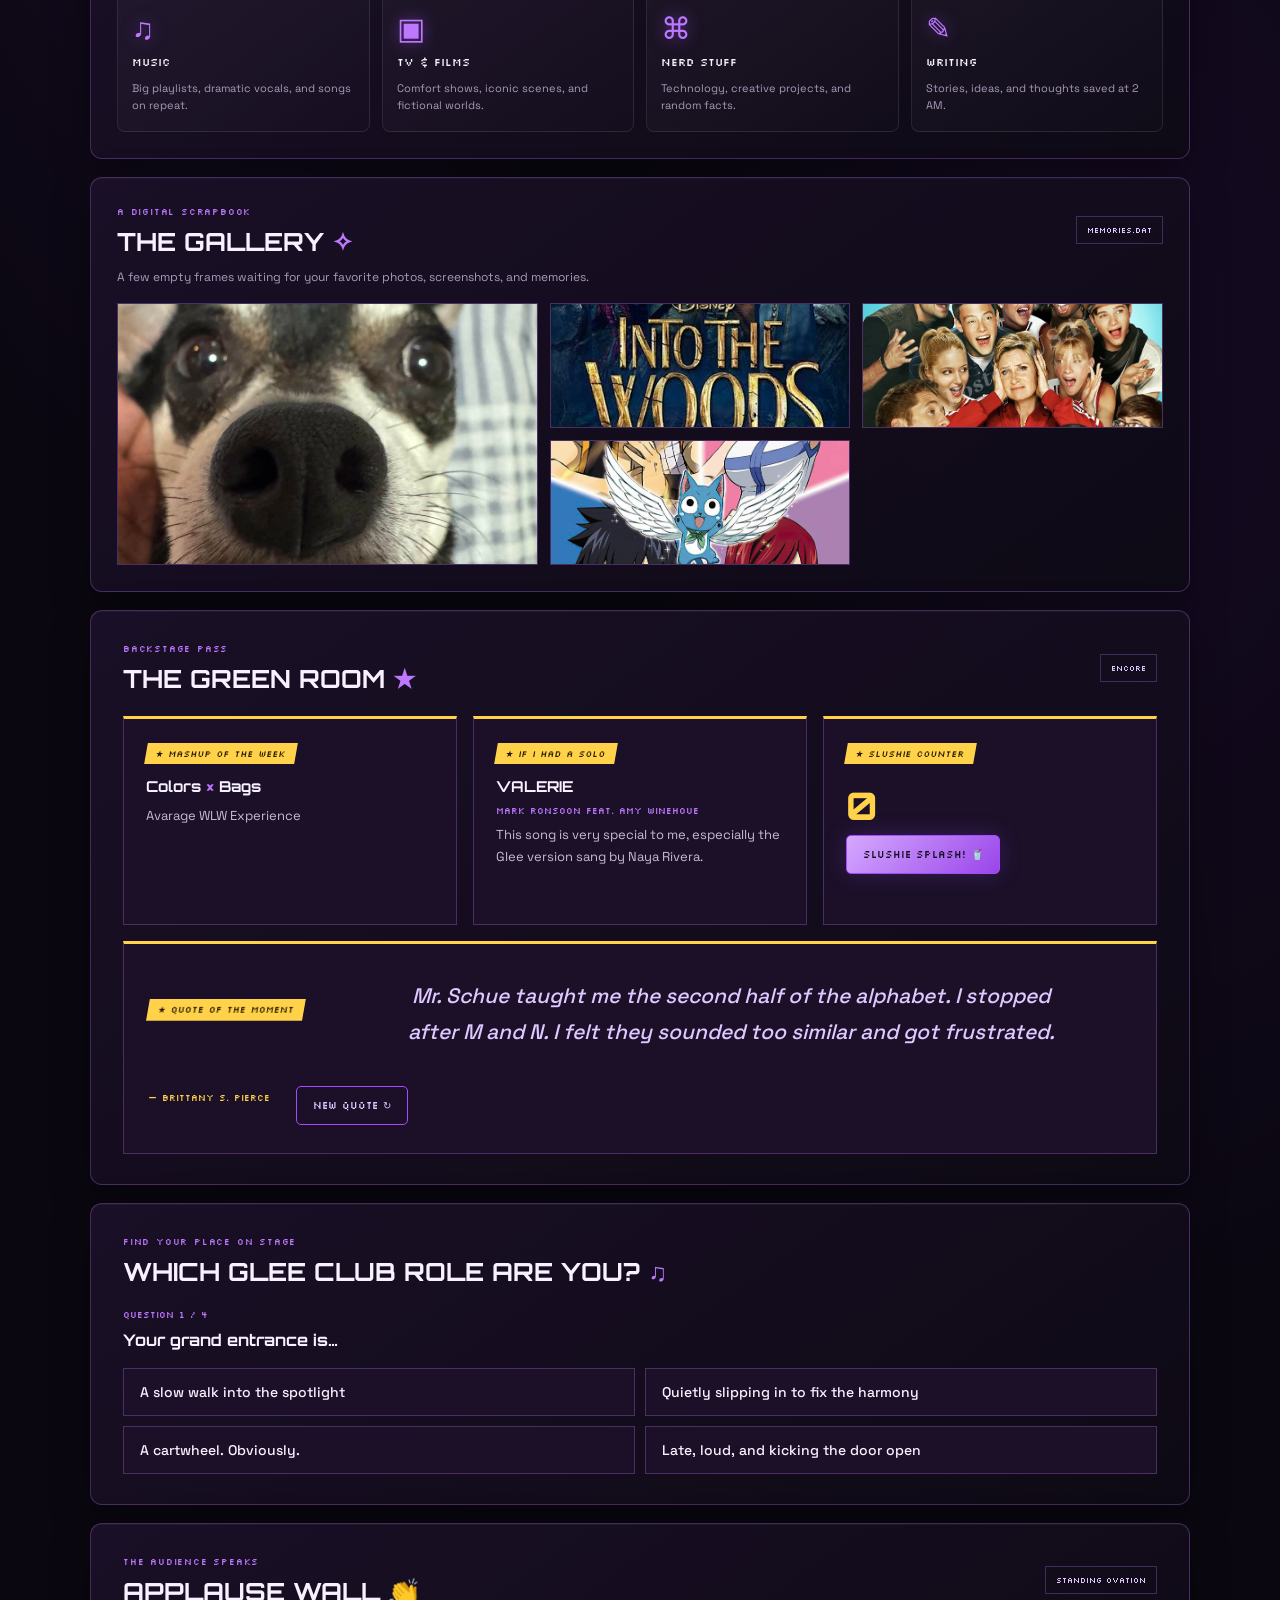
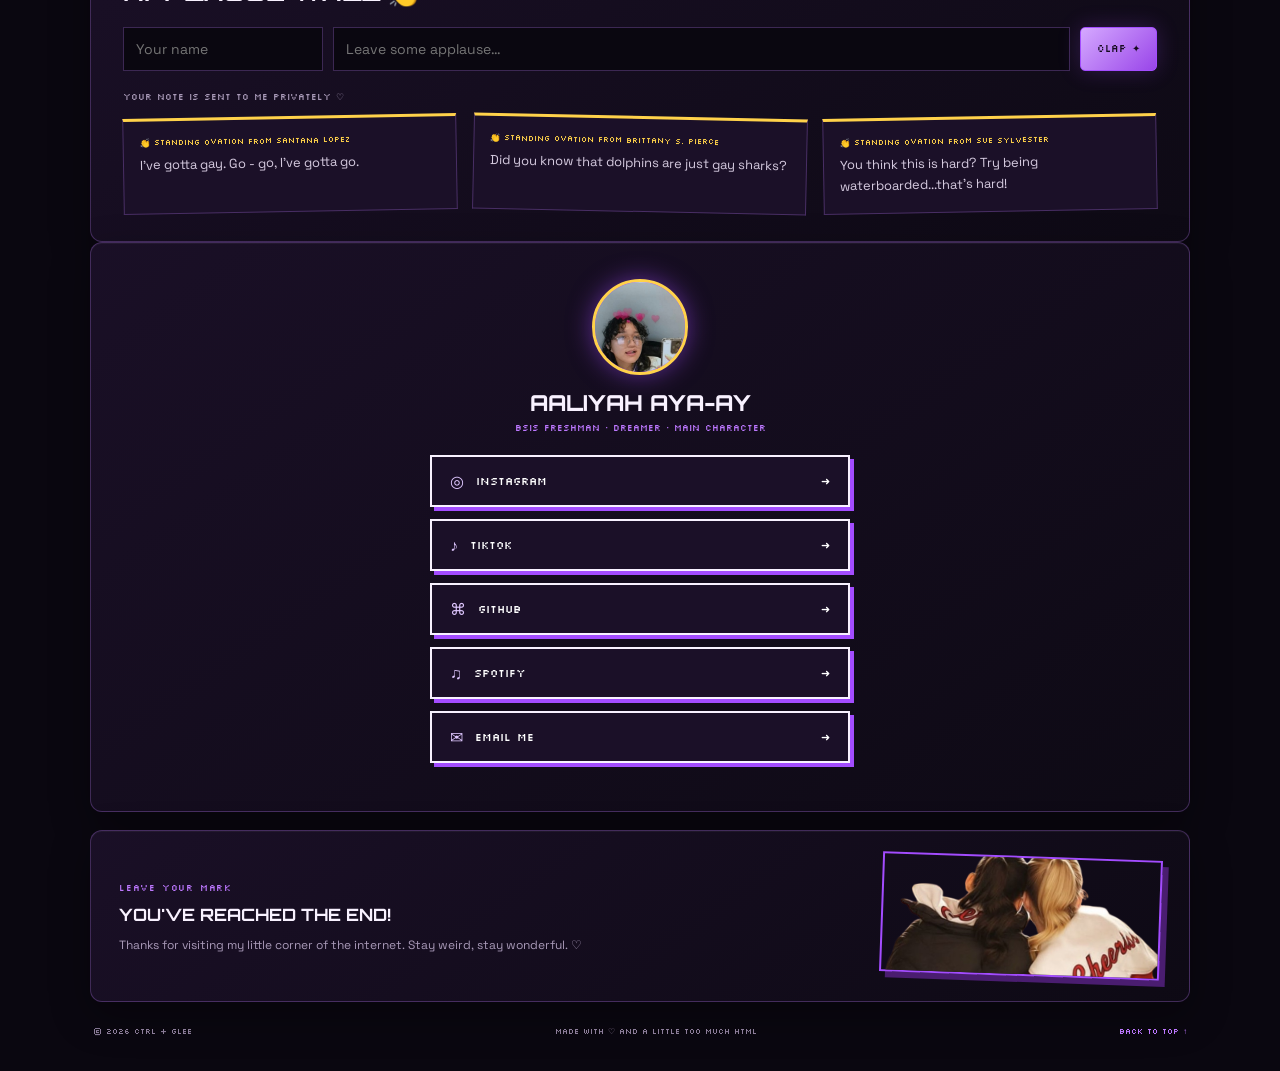
<file: IR001.html>
<!DOCTYPE html>
<html lang="en">

<head>
    <meta charset="UTF-8">
    <meta name="viewport" content="width=device-width, initial-scale=1.0">
    <meta name="theme-color" content="#0a0710">
    <title>CTRL + GLEE ★ My Nerdy Corner of the Internet</title>
    <link rel="preconnect" href="https://fonts.googleapis.com">
    <link rel="preconnect" href="https://fonts.gstatic.com" crossorigin>
    <link
        href="https://fonts.googleapis.com/css2?family=Orbitron:wght@500;700;800&family=Silkscreen:wght@400;700&family=Space+Grotesk:wght@400;500;600;700&display=swap"
        rel="stylesheet">
    <link rel="stylesheet" href="design.css">
    <link rel="stylesheet" href="pages.css">
    <link rel="stylesheet" href="glee.css">
    <link rel="stylesheet" href="extras.css">
</head>

<body>
    <div class="scanlines"></div>
    <div class="page-shell">
        <div class="top-strip"><span>✦ EST. 2008 — REBOOTED 2026 ✦</span><span class="online"><i></i> SYSTEM
                ONLINE</span></div>
        <header class="site-header">
            <a class="logo" href="IR001.html">CTRL<span>+</span>GLEE<span class="logo-star">✦</span></a>
            <button class="menu-toggle" id="menuToggle" aria-expanded="false">☰</button>
            <nav class="nav-links" id="navLinks"><a class="active" href="IR001.html">HOME</a><a
                    href="about.html">ABOUT.EXE</a><a href="education.html">EDUCATION</a><a
                    href="values.html">VALUES</a><a href="vision.html">VISION</a><a
                    href="achievements.html">ACHIEVEMENTS</a><a href="works.html">WORKS</a><a
                    href="music.html">MUSIC</a></nav>
        </header>
        <main>
            <section class="hero panel" id="home">
                <div class="hero-copy">
                    <p class="eyebrow">★ YOU'VE ENTERED MY LITTLE CORNER OF THE INTERNET ★</p>
                    <h1>WELCOME<br><span>TO MY WORLD!</span></h1>
                    <p class="hero-description">A little bit nerdy, a little bit dramatic, and always playing the
                        soundtrack in my head.</p>
                    <div class="hero-actions"><a class="button button-primary" href="about.html">ENTER WEBSITE
                            ↗</a><button class="button button-ghost" id="surpriseButton">SURPRISE ME ✦</button></div>
                    <p class="tiny-note" id="surpriseMessage">STATUS: thriving in my own sitcom.</p>
                </div>
                <div class="hero-art">
                    <div class="orbit orbit-one"></div>
                    <div class="orbit orbit-two"></div>
                    <div class="cd-disc">
                        <div class="cd-center">★</div>
                    </div>
                    <img class="hero-photo" src="./images/me-pics/me.png" alt="Photo of me" onerror="this.style.display='none'">
                    <img class="sticker sticker-top" src="./images/Deco/flag-deco.jpg" alt="flag">
                    <div class="sticker sticker-bottom">GLEEK<br>CHIC ♡</div>
                    <span class="floating-star star-a">✦</span><span class="floating-star star-b">✧</span>
                </div>
                <div class="hero-footer"><span>WELCOME, INTERNET STRANGER!</span><span id="liveClock">00:00:00</span>
                </div>
            </section>

            <div class="content-grid">
                <section class="panel about-panel">
                    <div class="window-bar"><span><b class="window-dot"></b>ABOUT_ME.exe</span><span>— □ ×</span></div>
                    <div class="about-content">
                        <div class="avatar-frame">
                            <div class="avatar-placeholder has-photo">
                                <img src="images/me-pics/me2.jpg" alt="Photo of me">
                            </div>
                            <span="avatar-caption">[Cute ko talaga]</span>
                        </div>
                        <div class="profile-text">
                            <p class="eyebrow">HELLO, WORLD!</p>
                            <h2>I'm <span class="editable">Aaliyah Aya-ay</span> <span class="sparkle">✦</span></h2>
                            <p>Welcome to my little digital scrapbook! This is where I keep my favorite things, current
                                obsessions, music, and random thoughts.</p>
                            <div class="profile-stats">
                                <div><small>MOOD</small><strong>DAYDREAMING</strong></div>
                                <div><small>STATUS</small><strong class="purple-text">ONLINE ●</strong></div>
                                <div><small>ENERGY</small><strong>MAIN CHARACTER</strong></div>
                            </div>
                        </div>
                    </div>
                    <div class="window-bottom">✦ PLEASE EXCUSE THE PIXELS — I'M UNDER CONSTRUCTION ✦</div>
                </section>

                <aside class="panel now-panel" id="music">
                    <div class="section-heading"><span class="section-icon">♫</span>
                        <div>
                            <p class="eyebrow">MY CURRENT SOUNDTRACK</p>
                            <h2>NOW PLAYING</h2>
                        </div>
                    </div>
                    <div class="embed-wrap"><iframe title="Spotify playlist"
                            src="https://open.spotify.com/embed/playlist/4OA4plrYXeB1S3JtKXlE1C?utm_source=generator&si=07937c8cfeea4bd7"
                            width="100%" height="152" frameborder="0" allowfullscreen
                            allow="autoplay; clipboard-write; encrypted-media; fullscreen; picture-in-picture"
                            loading="lazy"></iframe></div>
                </aside>
            </div>

            <section class="panel favorites-panel" id="explore">
                <div class="section-title-row">
                    <div>
                        <p class="eyebrow">PICK A FOLDER</p>
                        <h2>EXPLORE THE SITE <span>✦</span></h2>
                    </div><span class="badge">6 PAGES</span>
                </div>
                <div class="favorite-grid cards-3" style="margin-top:22px"><a class="favorite-card"
                        href="about.html"><span class="card-number">01 / PAGE</span>
                        <div class="big-icon">◉</div>
                        <h3>ABOUT ME</h3>
                        <p>Who I am and what I'm about.</p>
                    </a><a class="favorite-card" href="education.html"><span class="card-number">02 / PAGE</span>
                        <div class="big-icon">✎</div>
                        <h3>EDUCATION</h3>
                        <p>Where I've studied and learned.</p>
                    </a><a class="favorite-card" href="values.html"><span class="card-number">03 / PAGE</span>
                        <div class="big-icon">♡</div>
                        <h3>VALUES</h3>
                        <p>What guides me.</p>
                    </a><a class="favorite-card" href="vision.html"><span class="card-number">04 / PAGE</span>
                        <div class="big-icon">✧</div>
                        <h3>VISION</h3>
                        <p>Where I'm headed.</p>
                    </a><a class="favorite-card" href="achievements.html"><span class="card-number">05 / PAGE</span>
                        <div class="big-icon">★</div>
                        <h3>ACHIEVEMENTS</h3>
                        <p>Milestones and wins.</p>
                    </a><a class="favorite-card" href="works.html"><span class="card-number">06 / PAGE</span>
                        <div class="big-icon">▣</div>
                        <h3>WORKS</h3>
                        <p>Projects I'm proud of.</p>
                    </a></div>
            </section>

            <section class="panel favorites-panel" id="favorites">
                <div class="section-title-row">
                    <div>
                        <p class="eyebrow">THE THINGS THAT LIVE RENT-FREE IN MY HEAD</p>
                        <h2>MY FAVORITE THINGS <span>★</span></h2>
                    </div><span class="badge">FAN CLUB MEMBER</span>
                </div>
                <div class="favorite-grid">
                    <article class="favorite-card"><span class="card-number">01 / SOUND</span>
                        <div class="big-icon">♫</div>
                        <h3>MUSIC</h3>
                        <p>Big playlists, dramatic vocals, and songs on repeat.</p>
                    </article>
                    <article class="favorite-card"><span class="card-number">02 / SCREEN</span>
                        <div class="big-icon">▣</div>
                        <h3>TV &amp; FILMS</h3>
                        <p>Comfort shows, iconic scenes, and fictional worlds.</p>
                    </article>
                    <article class="favorite-card"><span class="card-number">03 / BRAIN</span>
                        <div class="big-icon">⌘</div>
                        <h3>NERD STUFF</h3>
                        <p>Technology, creative projects, and random facts.</p>
                    </article>
                    <article class="favorite-card"><span class="card-number">04 / WORDS</span>
                        <div class="big-icon">✎</div>
                        <h3>WRITING</h3>
                        <p>Stories, ideas, and thoughts saved at 2 AM.</p>
                    </article>
                </div>
            </section>

            <section class="panel gallery-panel" id="gallery">
                <div class="section-title-row">
                    <div>
                        <p class="eyebrow">A DIGITAL SCRAPBOOK</p>
                        <h2>THE GALLERY <span>✧</span></h2>
                    </div><span class="badge">MEMORIES.DAT</span>
                </div>
                <p class="gallery-intro">A few empty frames waiting for your favorite photos, screenshots, and memories.
                </p>
                <div class="gallery-grid">

                    <div class="gallery-slot slot-wide has-img">
                        <img src="./images/favourites/best_dog.jpg" alt="Best Dog Ever">
                        <span class="caption">My Baby ♡</span>
                    </div>

                    <div class="gallery-slot has-img">
                        <img src="./images/favourites/fav_musical.jpg" alt="Fav Musical">
                        <span class="caption">Fav Musical</span>
                    </div>

                    <div class="gallery-slot has-img">
                        <img src="./images/favourites/Fav_series.jpg" alt="fav series">
                        <span class="caption">24/7 Rewatch</span>
                    </div>

                    <div class="gallery-slot has-img">
                        <img src="./images/favourites/fav_anime.jpg" alt="fav anime">
                        <span class="caption"></span>
                    </div>

                </div>
            </section>


            <section class="panel glee-panel" id="stage">
                <div class="section-title-row">
                    <div>
                        <p class="eyebrow">BACKSTAGE PASS</p>
                        <h2>THE GREEN ROOM <span>★</span></h2>
                    </div>
                    <span class="badge">ENCORE</span>
                </div>

                <div class="glee-grid">

                    <article class="glee-card">
                        <span class="tag-gold">★ MASHUP OF THE WEEK</span>
                        <h3>Colors <i>×</i> Bags</h3>
                        <p>Avarage WLW Experience</p>
                    </article>

                    <article class="glee-card">
                        <span class="tag-gold">★ IF I HAD A SOLO</span>
                        <h3>VALERIE</h3>
                        <p class="by">Mark Ronsoon feat. Amy Winehoue</p>
                        <p>This song is very special to me, especially the Glee version sang by Naya Rivera.</p>
                    </article>

                    <article class="glee-card">
                        <span class="tag-gold">★ SLUSHIE COUNTER</span>
                        <div class="slush-count" id="slushieCount">0</div>
                        <button class="button button-primary" id="slushieBtn">SLUSHIE SPLASH! 🥤</button>
                        <p class="slush-msg" id="slushieMsg"></p>
                    </article>

                    <article class="glee-card quote-card">
                        <span class="tag-gold">★ QUOTE OF THE MOMENT</span>
                        <blockquote id="quoteText">Loading a quote…</blockquote>
                        <cite id="quoteBy"></cite>
                        <button class="button button-ghost" id="quoteBtn">NEW QUOTE ↻</button>
                    </article>

                </div>
            </section>

            <section class="panel glee-panel" id="quiz">
                <div class="section-title-row">
                    <div>
                        <p class="eyebrow">FIND YOUR PLACE ON STAGE</p>
                        <h2>WHICH GLEE CLUB ROLE ARE YOU? <span>♫</span></h2>
                    </div>
                </div>
                <div id="quizBox" style="margin-top:22px"></div>
            </section>

            <section class="panel glee-panel" id="applause">
                <div class="section-title-row">
                    <div>
                        <p class="eyebrow">THE AUDIENCE SPEAKS</p>
                        <h2>APPLAUSE WALL <span>👏</span></h2>
                    </div>
                    <span class="badge">STANDING OVATION</span>
                </div>

                <form class="applause-form" id="applauseForm">
                    <input name="name" placeholder="Your name" maxlength="30" required>
                    <input name="message" placeholder="Leave some applause…" maxlength="160" required>
                    <button class="button button-primary" type="submit">CLAP ✦</button>
                </form>

                <p class="applause-note" id="applauseNote">YOUR NOTE IS SENT TO ME PRIVATELY ♡</p>
                <div class="applause-wall" id="applauseWall"></div>
            </section>
            </section>

            <section class="panel linkbio" id="links">
                <div class="linkbio-card">
                    <div class="linkbio-avatar"><img src="images/me-pics/me2.jpg" alt="" onerror="this.remove()">A</div>
                    <h2>AALIYAH AYA-AY</h2>
                    <p class="linkbio-tag">BSIS FRESHMAN · DREAMER · MAIN CHARACTER</p>
                    <a class="link-btn" href="https://www.instagram.com/aliya.h008/" target="_blank"
                        rel="noopener"><span>◎</span>INSTAGRAM<em>➜</em></a>
                    <a class="link-btn" href="https://www.tiktok.com/@a.liyah008?lang=en" target="_blank"
                        rel="noopener"><span>♪</span>TIKTOK<em>➜</em></a>
                    <a class="link-btn" href="https://github.com/Ali08Niko" target="_blank"
                        rel="noopener"><span>⌘</span>GITHUB<em>➜</em></a>
                    <a class="link-btn" href="https://open.spotify.com/user/az1aro9f9k0bncr83t8noofwk?si=fb1d29972a524faf" target="_blank"
                        rel="noopener"><span>♫</span>SPOTIFY<em>➜</em></a>
                    <a class="link-btn" href="mailto:aaliyahnicole.0930@gmail.com"><span>✉</span>EMAIL ME<em>➜</em></a>
                </div>
            </section>

            <section class="guestbook panel">
                <div>
                    <p class="eyebrow">LEAVE YOUR MARK</p>
                    <h2>YOU'VE REACHED THE END!</h2>
                    <p>Thanks for visiting my little corner of the internet. Stay weird, stay wonderful. ♡</p>
                </div>
                <img class="guest-img" src="images/Deco/guestbook.png" alt="" onerror="this.remove()">
            </section>
        </main>
        <footer class="site-footer"><span>© 2026 CTRL + GLEE</span><span>MADE WITH ♡ AND A LITTLE TOO MUCH HTML</span><a
                href="#home">BACK TO TOP ↑</a></footer>
    </div>
    <script src="script.js"></script>
    <script src="glee.js"></script>
    <script src="extras.js"></script>
</body>

</html>
</file>
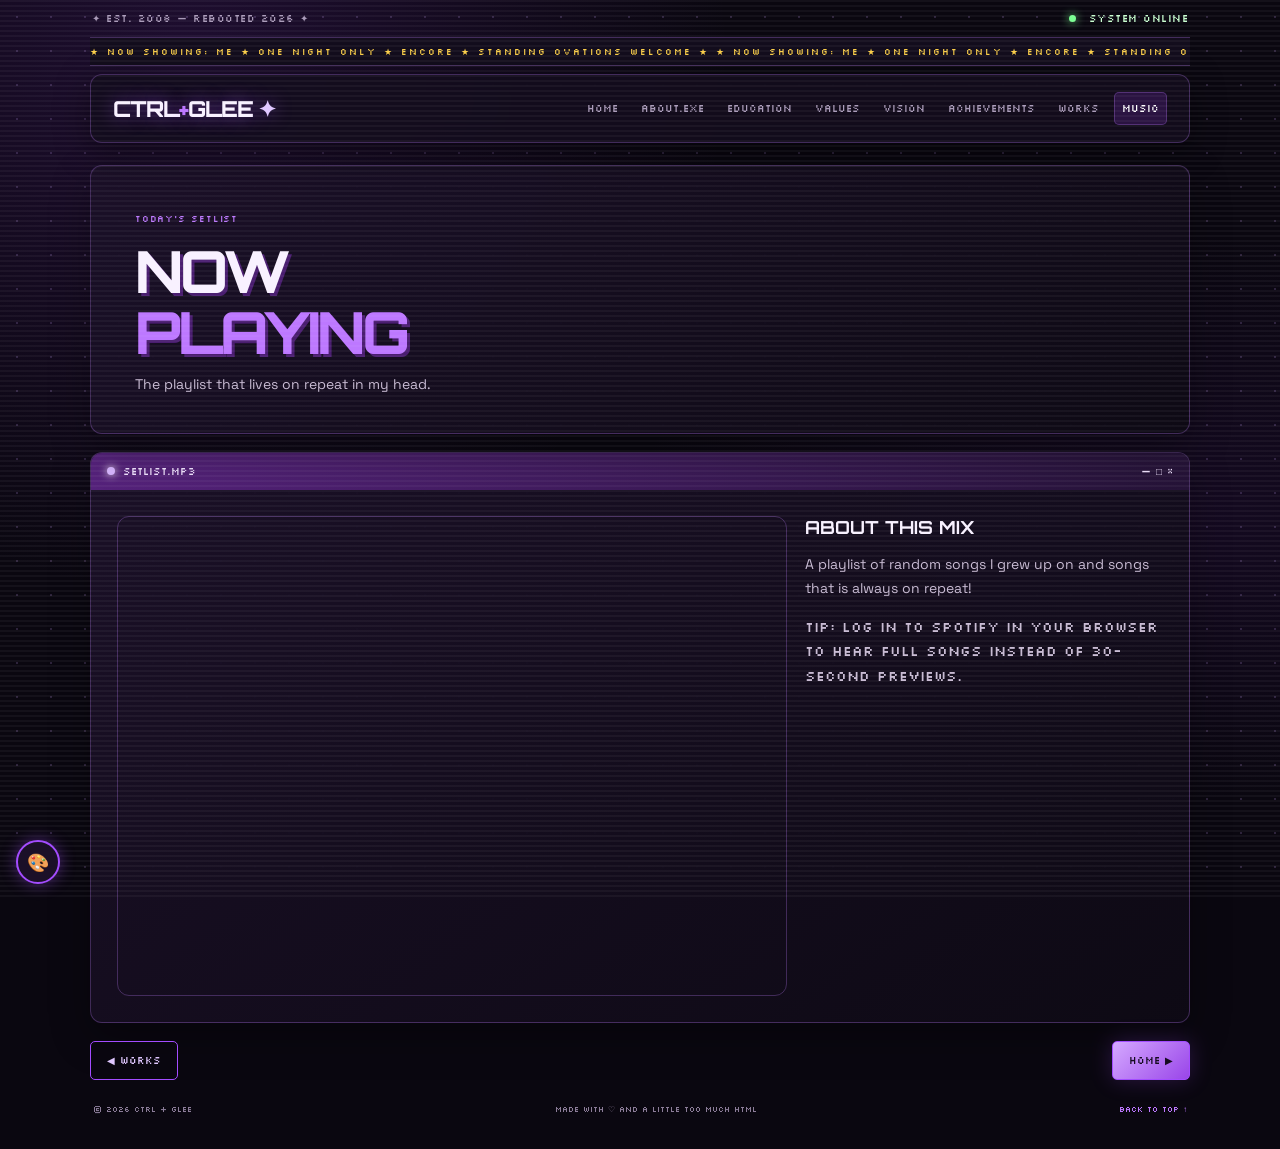
<file: music.html>
<!DOCTYPE html>
<html lang="en">

<head>
    <meta charset="UTF-8">
    <meta name="viewport" content="width=device-width, initial-scale=1.0">
    <meta name="theme-color" content="#0a0710">
    <title>CTRL + GLEE ★ Music</title>
    <link rel="preconnect" href="https://fonts.googleapis.com">
    <link rel="preconnect" href="https://fonts.gstatic.com" crossorigin>
    <link
        href="https://fonts.googleapis.com/css2?family=Orbitron:wght@500;700;800&family=Silkscreen:wght@400;700&family=Space+Grotesk:wght@400;500;600;700&display=swap"
        rel="stylesheet">
    <link rel="stylesheet" href="design.css">
    <link rel="stylesheet" href="pages.css">
    <link rel="stylesheet" href="glee.css">
    <link rel="stylesheet" href="extras.css">
    <link rel="icon" type="image/png" href="images/favicon.png">
</head>

<body>
    <div class="scanlines"></div>
    <div class="page-shell">
        <div class="top-strip"><span>✦ EST. 2008 — REBOOTED 2026 ✦</span><span class="online"><i></i> SYSTEM
                ONLINE</span></div>
        <header class="site-header">
            <a class="logo" href="index.html">CTRL<span>+</span>GLEE<span class="logo-star">✦</span></a>
            <button class="menu-toggle" id="menuToggle" aria-expanded="false">☰</button>
            <nav class="nav-links" id="navLinks"><a href="index.html">HOME</a><a href="about.html">ABOUT.EXE</a><a
                    href="education.html">EDUCATION</a><a href="values.html">VALUES</a><a
                    href="vision.html">VISION</a><a href="achievements.html">ACHIEVEMENTS</a><a
                    href="works.html">WORKS</a><a class="active" href="music.html">MUSIC</a></nav>
        </header>
        <main>
            <section class="panel page-hero" id="home">
                <p class="eyebrow">TODAY'S SETLIST</p>
                <h1>NOW<br><span>PLAYING</span></h1>
                <p>The playlist that lives on repeat in my head.</p>
            </section>
            <section class="panel">
                <div class="window-bar"><span><b class="window-dot"></b>SETLIST.mp3</span><span>— □ ×</span></div>
                <div class="page-body two-col">
                    <div class="embed-wrap">
                        <iframe title="Spotify playlist"
                            src="https://open.spotify.com/embed/playlist/4OA4plrYXeB1S3JtKXlE1C?utm_source=generator&si=07937c8cfeea4bd7"
                            width="100%" height="480" frameborder="0" allowfullscreen
                            allow="autoplay; clipboard-write; encrypted-media; fullscreen; picture-in-picture"
                            loading="lazy"></iframe>
                    </div>
                    <div>
                        <h2>ABOUT THIS MIX</h2>
                        <p>A playlist of random songs I grew up on and songs that is always on repeat!</p>
                        <p class="tiny-note">TIP: log in to Spotify in your browser to hear full songs instead of
                            30-second previews.</p>
                    </div>
                </div>
            </section>
            <div class="pager"><a class="button button-ghost" href="works.html">◀ WORKS</a><a
                    class="button button-primary" href="index.html">HOME ▶</a></div>
        </main>
        <footer class="site-footer"><span>© 2026 CTRL + GLEE</span><span>MADE WITH ♡ AND A LITTLE TOO MUCH HTML</span><a
                href="#home">BACK TO TOP ↑</a></footer>
    </div>
    <script src="script.js"></script>
    <script src="glee.js"></script>
    <script src="extras.js"></script>
</body>

</html>
</file>
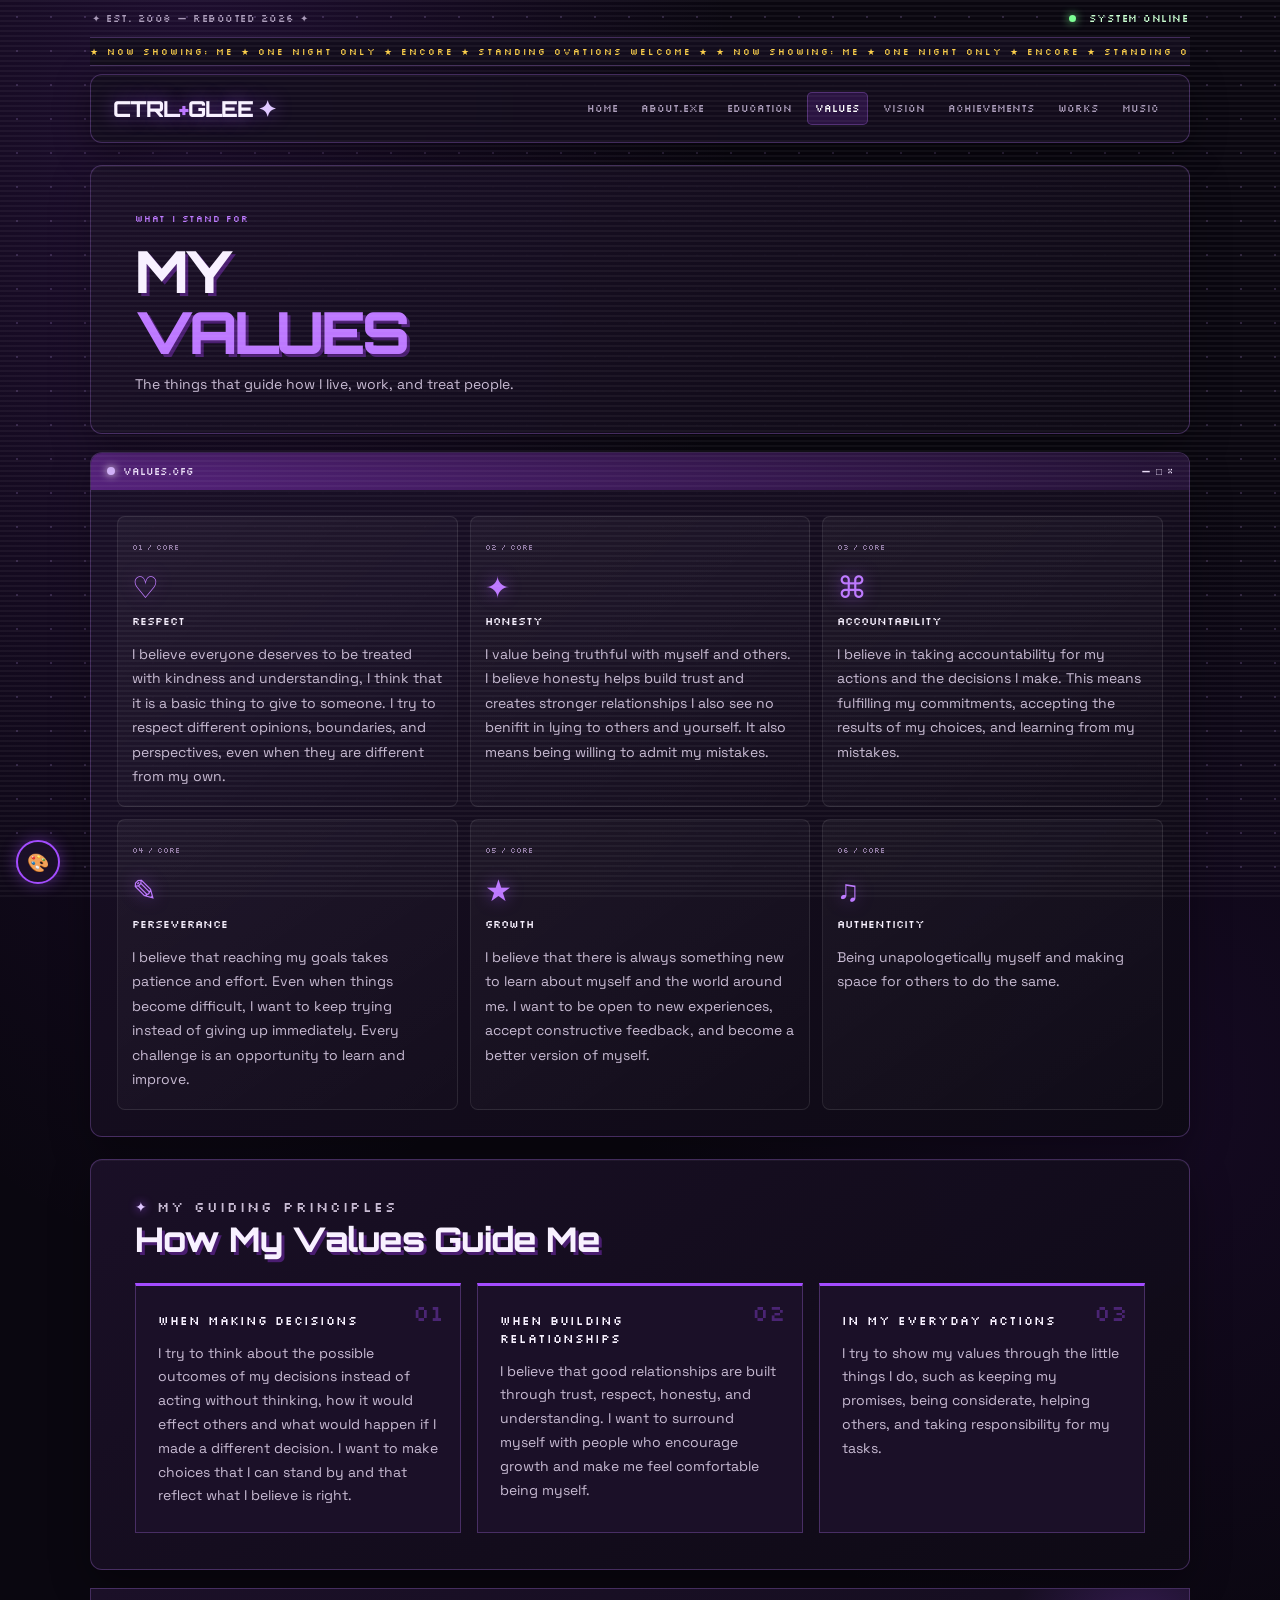
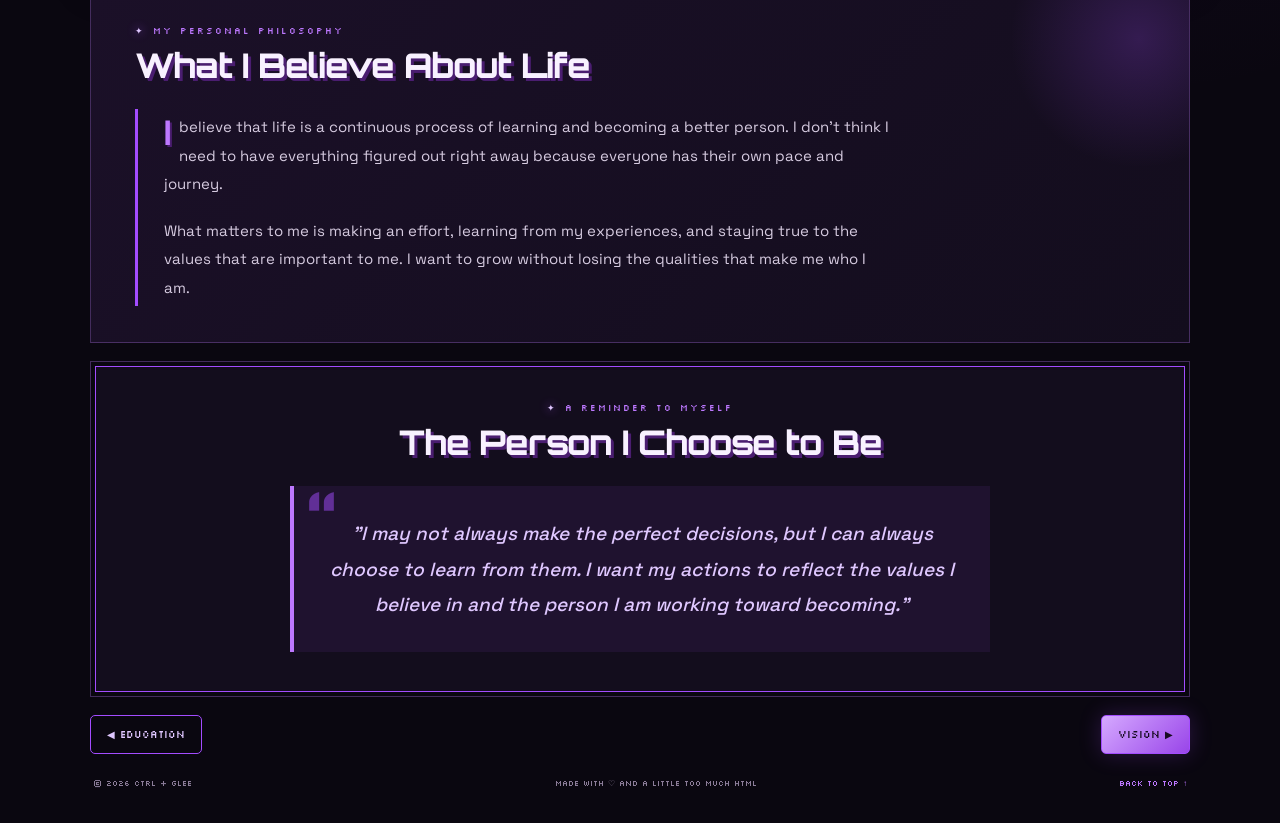
<file: values.html>
<!DOCTYPE html>
<html lang="en">

<head>
    <meta charset="UTF-8">
    <meta name="viewport" content="width=device-width, initial-scale=1.0">
    <meta name="theme-color" content="#0a0710">
    <title>CTRL + GLEE ★ Values</title>
    <link rel="preconnect" href="https://fonts.googleapis.com">
    <link rel="preconnect" href="https://fonts.gstatic.com" crossorigin>
    <link
        href="https://fonts.googleapis.com/css2?family=Orbitron:wght@500;700;800&family=Silkscreen:wght@400;700&family=Space+Grotesk:wght@400;500;600;700&display=swap"
        rel="stylesheet">
    <link rel="stylesheet" href="design.css">
    <link rel="stylesheet" href="pages.css">
    <link rel="stylesheet" href="glee.css">
    <link rel="stylesheet" href="extras.css">
    <link rel="icon" type="image/png" href="images/favicon.png">
</head>

<body>
    <div class="scanlines"></div>
    <div class="page-shell">
        <div class="top-strip"><span>✦ EST. 2008 — REBOOTED 2026 ✦</span><span class="online"><i></i> SYSTEM
                ONLINE</span></div>
        <header class="site-header">
            <a class="logo" href="index.html">CTRL<span>+</span>GLEE<span class="logo-star">✦</span></a>
            <button class="menu-toggle" id="menuToggle" aria-expanded="false">☰</button>
            <nav class="nav-links" id="navLinks"><a href="index.html">HOME</a><a href="about.html">ABOUT.EXE</a><a
                    href="education.html">EDUCATION</a><a class="active" href="values.html">VALUES</a><a
                    href="vision.html">VISION</a><a href="achievements.html">ACHIEVEMENTS</a><a
                    href="works.html">WORKS</a><a href="music.html">MUSIC</a></nav>
        </header>
        <main>
            <section class="panel page-hero" id="home">
                <p class="eyebrow">WHAT I STAND FOR</p>
                <h1>MY<br><span>VALUES</span></h1>
                <p>The things that guide how I live, work, and treat people.</p>
            </section>
            <section class="panel">
                <div class="window-bar"><span><b class="window-dot"></b>VALUES.cfg</span><span>— □ ×</span></div>
                <div class="page-body">
                    <div class="favorite-grid cards-3">
                        <article class="favorite-card"><span class="card-number">01 / CORE</span>
                            <div class="big-icon">♡</div>
                            <h3>RESPECT</h3>
                            <p>I believe everyone deserves to be treated with kindness and understanding, I think that
                                it is a basic thing to give to someone. I try to respect different opinions, boundaries,
                                and perspectives, even when they are different from my own.</p>
                        </article>
                        <article class="favorite-card"><span class="card-number">02 / CORE</span>
                            <div class="big-icon">✦</div>
                            <h3>HONESTY</h3>
                            <p>I value being truthful with myself and others. I believe honesty helps build trust and
                                creates stronger relationships I also see no benifit in lying to others and yourself. It
                                also means being willing to admit my mistakes.</p>
                        </article>
                        <article class="favorite-card"><span class="card-number">03 / CORE</span>
                            <div class="big-icon">⌘</div>
                            <h3>ACCOUNTABILITY</h3>
                            <p>I believe in taking accountability for my actions and the decisions I make. This means
                                fulfilling my commitments, accepting the results of my choices, and learning from my
                                mistakes.</p>
                        </article>
                        <article class="favorite-card"><span class="card-number">04 / CORE</span>
                            <div class="big-icon">✎</div>
                            <h3>PERSEVERANCE</h3>
                            <p>I believe that reaching my goals takes patience and effort. Even when things become
                                difficult, I want to keep trying instead of giving up immediately. Every challenge is an
                                opportunity to learn and improve.</p>
                        </article>
                        <article class="favorite-card"><span class="card-number">05 / CORE</span>
                            <div class="big-icon">★</div>
                            <h3>GROWTH</h3>
                            <p>I believe that there is always something new to learn about myself and the world around
                                me. I want to be open to new experiences, accept constructive feedback, and become a
                                better version of myself.</p>
                        </article>
                        <article class="favorite-card"><span class="card-number">06 / CORE</span>
                            <div class="big-icon">♫</div>
                            <h3>AUTHENTICITY</h3>
                            <p>Being unapologetically myself and making space for others to do the same.</p>
                        </article>
                    </div>
                </div>
            </section>
            <section class="panel page-hero" id="home">
                <p class="section-label">MY GUIDING PRINCIPLES</p>
                <h2>How My Values Guide Me</h2>

                <div class="principles-list">

                    <article class="principle-card">
                        <h3>When Making Decisions</h3>
                        <p>I try to think about the possible outcomes of my decisions instead of acting without
                            thinking, how it would effect others and what would happen if I made a different decision. I
                            want to make choices that I can stand by and that reflect what I believe is right.</p>
                    </article>

                    <article class="principle-card">
                        <h3>When Building Relationships</h3>
                        <p>I believe that good relationships are built through trust, respect, honesty, and
                            understanding. I want to surround myself with people who encourage growth and make me feel
                            comfortable being myself.</p>
                    </article>

                    <article class="principle-card">
                        <h3>In My Everyday Actions</h3>
                        <p>I try to show my values through the little things I do, such as keeping my promises, being
                            considerate, helping others, and taking responsibility for my tasks.</p>
                    </article>
                </div>
            </section>

            <section class="philosophy-section">
                <p class="section-label">MY PERSONAL PHILOSOPHY</p>
                <h2>What I Believe About Life</h2>

                <div class="philosophy-card">
                    <p>I believe that life is a continuous process of learning and becoming a better person. I don't
                        think I need to have everything figured out right away because everyone has their own pace and
                        journey.</p>

                    <p>What matters to me is making an effort, learning from my experiences, and staying true to the
                        values that are important to me. I want to grow without losing the qualities that make me who I
                        am.</p>
                </div>
            </section>

            <section class="values-reflection">
                <p class="section-label">A REMINDER TO MYSELF</p>
                <h2>The Person I Choose to Be</h2>

                <blockquote>"I may not always make the perfect decisions, but I can always choose to learn from them. I
                    want my actions to reflect the values I believe in and the person I am working toward becoming."
                </blockquote>
            </section>
            <div class="pager"><a class="button button-ghost" href="education.html">◀ EDUCATION</a><a
                    class="button button-primary" href="vision.html">VISION ▶</a></div>
        </main>
        <footer class="site-footer"><span>© 2026 CTRL + GLEE</span><span>MADE WITH ♡ AND A LITTLE TOO MUCH HTML</span><a
                href="#home">BACK TO TOP ↑</a></footer>
    </div>
    <script src="script.js"></script>
    <script src="glee.js"></script>
    <script src="extras.js"></script>
</body>

</html>
</file>
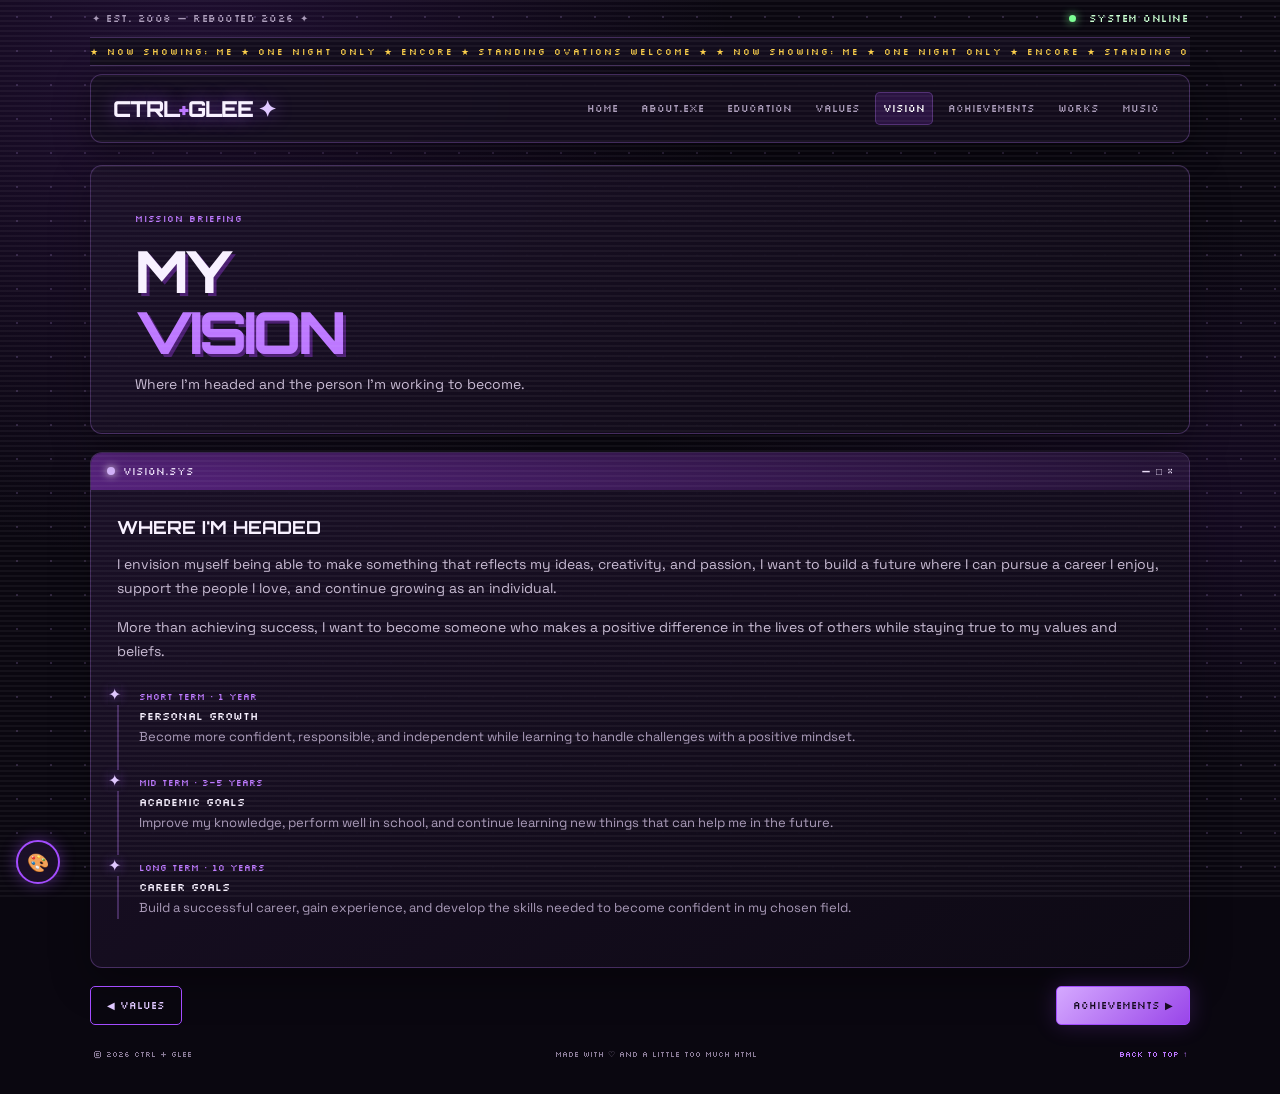
<file: vision.html>
<!DOCTYPE html>
<html lang="en">

<head>
    <meta charset="UTF-8">
    <meta name="viewport" content="width=device-width, initial-scale=1.0">
    <meta name="theme-color" content="#0a0710">
    <title>CTRL + GLEE ★ Vision</title>
    <link rel="preconnect" href="https://fonts.googleapis.com">
    <link rel="preconnect" href="https://fonts.gstatic.com" crossorigin>
    <link
        href="https://fonts.googleapis.com/css2?family=Orbitron:wght@500;700;800&family=Silkscreen:wght@400;700&family=Space+Grotesk:wght@400;500;600;700&display=swap"
        rel="stylesheet">
    <link rel="stylesheet" href="design.css">
    <link rel="stylesheet" href="pages.css">
    <link rel="stylesheet" href="glee.css">
    <link rel="stylesheet" href="extras.css">
    <link rel="icon" type="image/png" href="images/favicon.png">
</head>

<body>
    <div class="scanlines"></div>
    <div class="page-shell">
        <div class="top-strip"><span>✦ EST. 2008 — REBOOTED 2026 ✦</span><span class="online"><i></i> SYSTEM
                ONLINE</span></div>
        <header class="site-header">
            <a class="logo" href="index.html">CTRL<span>+</span>GLEE<span class="logo-star">✦</span></a>
            <button class="menu-toggle" id="menuToggle" aria-expanded="false">☰</button>
            <nav class="nav-links" id="navLinks"><a href="index.html">HOME</a><a href="about.html">ABOUT.EXE</a><a
                    href="education.html">EDUCATION</a><a href="values.html">VALUES</a><a class="active"
                    href="vision.html">VISION</a><a href="achievements.html">ACHIEVEMENTS</a><a
                    href="works.html">WORKS</a><a href="music.html">MUSIC</a></nav>
        </header>
        <main>
            <section class="panel page-hero" id="home">
                <p class="eyebrow">MISSION BRIEFING</p>
                <h1>MY<br><span>VISION</span></h1>
                <p>Where I'm headed and the person I'm working to become.</p>
            </section>
            <section class="panel">
                <div class="window-bar"><span><b class="window-dot"></b>VISION.sys</span><span>— □ ×</span></div>
                <div class="page-body">
                    <h2>WHERE I'M HEADED</h2>
                    <p>I envision myself being able to make something that reflects my ideas, creativity, and passion, I want to build a future where I can pursue a career I enjoy, support the people I love, and continue growing as an individual.</p>
                    <p>More than achieving success, I want to become someone who makes a positive difference in the lives of others while staying true to my values and beliefs.</p>
                    <ul class="timeline">
                        <li><small>SHORT TERM · 1 YEAR</small><b>PERSONAL GROWTH</b><span>Become more confident, responsible, and independent while learning to handle challenges with a positive mindset.</span>
                        </li>
                        <li><small>MID TERM · 3–5 YEARS</small><b>ACADEMIC GOALS</b><span>Improve my knowledge, perform well in school, and continue learning new things that can help me in the future.</span>
                        </li>
                        <li><small>LONG TERM · 10 YEARS</small><b>CAREER GOALS</b><span>Build a successful career, gain experience, and develop the skills needed to become confident in my chosen field.</span></li>
                    </ul>
                </div>
            </section>
            <div class="pager"><a class="button button-ghost" href="values.html">◀ VALUES</a><a
                    class="button button-primary" href="achievements.html">ACHIEVEMENTS ▶</a></div>
        </main>
        <footer class="site-footer"><span>© 2026 CTRL + GLEE</span><span>MADE WITH ♡ AND A LITTLE TOO MUCH HTML</span><a
                href="#home">BACK TO TOP ↑</a></footer>
    </div>
    <script src="script.js"></script>
    <script src="glee.js"></script>
    <script src="extras.js"></script>
</body>

</html>
</file>
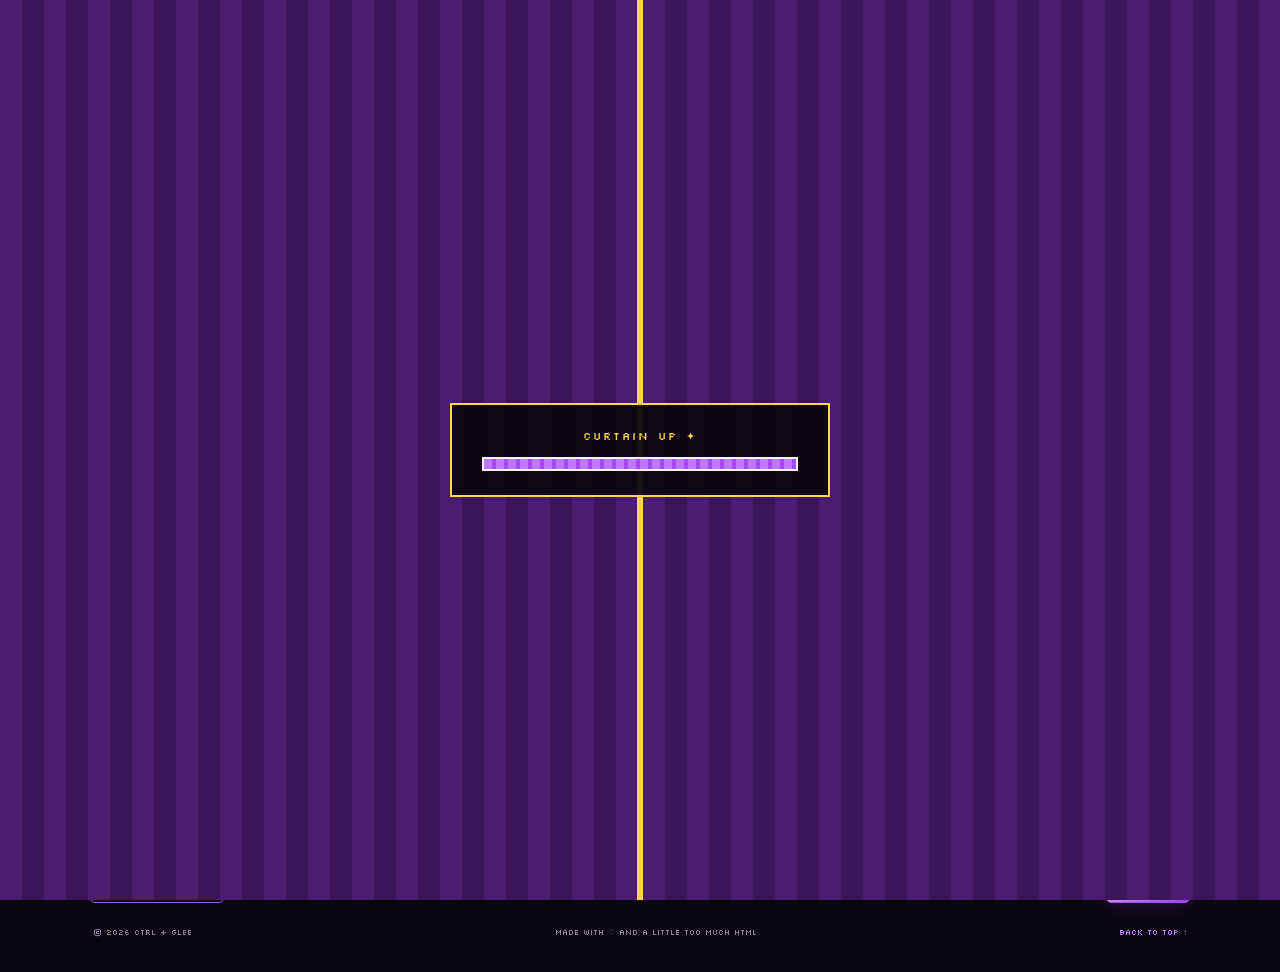
<file: works.html>
<!DOCTYPE html>
<html lang="en">

<head>
    <meta charset="UTF-8">
    <meta name="viewport" content="width=device-width, initial-scale=1.0">
    <meta name="theme-color" content="#0a0710">
    <title>CTRL + GLEE ★ Works</title>
    <link rel="preconnect" href="https://fonts.googleapis.com">
    <link rel="preconnect" href="https://fonts.gstatic.com" crossorigin>
    <link
        href="https://fonts.googleapis.com/css2?family=Orbitron:wght@500;700;800&family=Silkscreen:wght@400;700&family=Space+Grotesk:wght@400;500;600;700&display=swap"
        rel="stylesheet">
    <link rel="stylesheet" href="design.css">
    <link rel="stylesheet" href="pages.css">
    <link rel="stylesheet" href="glee.css">
    <link rel="stylesheet" href="extras.css">
    <link rel="icon" type="image/png" href="images/favicon.png">
</head>

<body>
    <div class="scanlines"></div>
    <div class="page-shell">
        <div class="top-strip"><span>✦ EST. 2008 — REBOOTED 2026 ✦</span><span class="online"><i></i> SYSTEM
                ONLINE</span></div>
        <header class="site-header">
            <a class="logo" href="index.html">CTRL<span>+</span>GLEE<span class="logo-star">✦</span></a>
            <button class="menu-toggle" id="menuToggle" aria-expanded="false">☰</button>
            <nav class="nav-links" id="navLinks"><a href="index.html">HOME</a><a href="about.html">ABOUT.EXE</a><a
                    href="education.html">EDUCATION</a><a href="values.html">VALUES</a><a
                    href="vision.html">VISION</a><a href="achievements.html">ACHIEVEMENTS</a><a class="active"
                    href="works.html">WORKS</a><a href="music.html">MUSIC</a></nav>
        </header>
        <main>
            <section class="panel page-hero" id="home">
                <p class="eyebrow">PORTFOLIO</p>
                <h1>MY<br><span>WORKS</span></h1>
                <p>Projects, creations, and things I'm proud to show off.</p>
            </section>
            <section class="panel">
                <div class="window-bar"><span><b class="window-dot"></b>WORKS.folder</span><span>— □ ×</span></div>
                <div class="page-body">
                    <div class="works-grid">

                        <a class="work-card" href="https://canva.link/a9ac0ezzhocs3c2" target="_blank" rel="noopener">
                            <div class="work-thumb">
                                <img src="images/projects/project1.png" alt="Strengths Map" onerror="this.remove()">
                                <span class="work-open">VIEW PROJECT ↗</span>
                            </div>
                            <h3>MY STRENGTHS MAP</h3>
                            <p>A map of my strengths</p>
                        </a>
                        <a class="work-card" href="https://canva.link/yevc1l3wcpqg8ee" target="_blank" rel="noopener">
                            <div class="work-thumb">
                                <img src="images/projects/project2.png" alt="BRAND" onerror="this.remove()">
                                <span class="work-open">VIEW PROJECT ↗</span>
                            </div>
                            <h3>Brand Magazine</h3>
                            <p>A magazine that encapsulates my brand.</p>
                        </a>
                    </div>
                </div>
            </section>
            <div class="pager"><a class="button button-ghost" href="achievements.html">◀ ACHIEVEMENTS</a><a
                    class="button button-primary" href="music.html">MUSIC ▶</a></div>
        </main>
        <footer class="site-footer"><span>© 2026 CTRL + GLEE</span><span>MADE WITH ♡ AND A LITTLE TOO MUCH HTML</span><a
                href="#home">BACK TO TOP ↑</a></footer>
    </div>
    <script src="script.js"></script>
    <script src="glee.js"></script>
    <script src="extras.js"></script>
</body>

</html>
</file>
<file: design.css>
:root {
    --bg: #0a0710;
    --panel: #130d1d;
    --panel-2: #1b1028;
    --purple: #a34cff;
    --purple-bright: #bd78ff;
    --lavender: #dfc7ff;
    --muted: #a99ab8;
    --line: rgba(190, 125, 255, .28);
    --white: #f8f1ff;
}


/* GENERAL SETTINGS */

* {
    box-sizing: border-box;
}

html {
    scroll-behavior: smooth;
    scroll-padding-top: 90px;
}

body {
    margin: 0;
    color: var(--white);

    background:
        radial-gradient(
            ellipse at 15% 5%,
            rgba(117, 40, 185, .19),
            transparent 35%
        ),
        radial-gradient(
            ellipse at 90% 45%,
            rgba(82, 24, 137, .15),
            transparent 32%
        ),
        var(--bg);

    font-family: 'Space Grotesk', sans-serif;
    min-height: 100vh;
}

body::before {
    content: "";
    position: fixed;
    inset: 0;
    pointer-events: none;
    opacity: .18;
    z-index: -1;

    background-image:
        radial-gradient(#cda5ff 1px, transparent 1px);

    background-size: 34px 34px;
}

a {
    color: inherit;
    text-decoration: none;
}

button {
    font: inherit;
}

.page-shell {
    width: min(1100px, calc(100% - 34px));
    margin: 0 auto;
}


/* SCANLINES */

.scanlines {
    position: fixed;
    inset: 0;
    pointer-events: none;
    z-index: 10;
    opacity: .09;

    background:
        repeating-linear-gradient(
            0deg,
            transparent 0 3px,
            #fff 4px,
            transparent 5px
        );
}


/* TOP BAR */

.top-strip {
    display: flex;
    justify-content: space-between;
    gap: 12px;

    padding: 12px 2px;

    color: var(--muted);

    font: 10px 'Silkscreen', sans-serif;
    letter-spacing: .5px;
}

.online {
    color: #c8ffcf;
}

.online i {
    display: inline-block;

    width: 7px;
    height: 7px;

    border-radius: 50%;

    background: #79ff91;

    box-shadow: 0 0 10px #79ff91;

    margin-right: 7px;
}


/* NAVIGATION */

.site-header {
    display: flex;
    align-items: center;
    justify-content: space-between;

    padding: 17px 22px;

    background: rgba(19, 13, 29, .9);

    border: 1px solid var(--line);
    border-radius: 12px;

    box-shadow: 0 8px 35px #0007;

    position: sticky;
    top: 10px;
    z-index: 8;

    backdrop-filter: blur(12px);
}

.logo {
    font: 800 22px 'Orbitron', sans-serif;
    letter-spacing: -1px;

    text-shadow: 0 0 18px #a34cff88;
}

.logo > span:first-child {
    color: var(--purple-bright);
}

.logo-star {
    color: var(--lavender);
    margin-left: 5px;
}

.nav-links {
    display: flex;
    gap: 7px;
}

.nav-links a {
    font: 10px 'Silkscreen', sans-serif;

    color: var(--muted);

    padding: 10px 11px;

    border-radius: 5px;

    transition: .2s;
}

.nav-links a:hover,
.nav-links a.active {
    color: white;

    background: #8b36d733;

    box-shadow:
        inset 0 0 0 1px var(--line);
}

.menu-toggle {
    display: none;

    color: white;
    background: none;

    border: 1px solid var(--line);
    border-radius: 6px;

    padding: 7px 10px;
}


/* GENERAL PANELS */

.panel {
    background:
        linear-gradient(
            145deg,
            rgba(27, 16, 40, .96),
            rgba(14, 10, 21, .97)
        );

    border: 1px solid var(--line);
    border-radius: 12px;

    box-shadow:
        0 14px 40px #0005,
        inset 0 1px #ffffff0b;

    overflow: hidden;
}


/* HERO SECTION */

.hero {
    min-height: 410px;

    margin: 22px 0 18px;

    padding: 48px 48px 0;

    display: grid;
    grid-template-columns: 1.1fr .9fr;

    position: relative;
}

.eyebrow {
    color: var(--purple-bright);

    font: 9px 'Silkscreen', sans-serif;

    letter-spacing: .8px;
    line-height: 1.8;
}

.hero h1 {
    font: 800 clamp(36px, 6vw, 65px)/1.05 'Orbitron', sans-serif;

    letter-spacing: -3px;

    margin: 20px 0 14px;

    text-shadow: 3px 3px 0 #4a1d70;
}

.hero h1 span {
    color: var(--purple-bright);
}

.hero-description {
    max-width: 410px;

    color: #c8bbd3;

    line-height: 1.7;
    font-size: 14px;
}

.hero-photo {
    position: absolute;
    bottom: 0;
    left: 50%;
    transform: translateX(-50%);
    height: 108%;
    max-width: 100%;
    object-fit: contain;
    object-position: bottom;
    z-index: 1;
    filter: drop-shadow(0 0 18px #a34cff88) drop-shadow(4px 4px 0 #5b2b83);
    pointer-events: none;
}

@media (max-width: 480px) { 
    .hero-photo { height: 100%; } 
}

/* BUTTONS */

.hero-actions {
    display: flex;
    flex-wrap: wrap;
    gap: 10px;

    margin: 25px 0 18px;
}

.button {
    display: inline-flex;
    align-items: center;
    justify-content: center;

    border: 1px solid var(--purple);

    padding: 12px 16px;

    border-radius: 5px;

    font: 10px 'Silkscreen', sans-serif;

    cursor: pointer;

    transition: .2s;
}

.button-primary {
    color: #160b20;

    background:
        linear-gradient(
            135deg,
            #d5a9ff,
            #9945e9
        );

    box-shadow: 0 0 22px #a34cff38;
}

.button-primary:hover {
    transform: translateY(-3px);

    box-shadow: 0 0 28px #a34cff80;
}

.button-ghost {
    background: transparent;
    color: var(--lavender);
}

.button-ghost:hover {
    background: #a34cff22;
}

.tiny-note {
    color: var(--muted);

    font: 9px 'Silkscreen', sans-serif;
}


/* CD DECORATION */

.hero-art {
    min-height: 275px;

    display: grid;
    place-items: center;

    position: relative;
}

.cd-disc {
    width: 215px;
    aspect-ratio: 1;

    border-radius: 50%;

    position: relative;

    display: grid;
    place-items: center;

    background:
        repeating-radial-gradient(
            circle,
            #8c55b5 0 2px,
            #251331 3px 5px,
            #d8c5e7 6px 7px,
            #41265b 8px 11px
        );

    box-shadow:
        0 0 45px #a34cff55,
        inset 0 0 30px #08050d;

    animation: spin 18s linear infinite;
}

.cd-disc::before {
    content: "";

    position: absolute;
    inset: 17%;

    border-radius: 50%;

    background:
        conic-gradient(
            from 30deg,
            #e4d3f3,
            #44205c,
            #b38bd0,
            #21112c,
            #e4d3f3
        );

    opacity: .7;
}

.cd-center {
    width: 52px;
    aspect-ratio: 1;

    z-index: 1;

    display: grid;
    place-items: center;

    border-radius: 50%;

    background: #160e20;

    border: 4px solid #b68bd6;

    color: #e9d8ff;
}

@keyframes spin {
    to {
        transform: rotate(360deg);
    }
}


/* ORBITS */

.orbit {
    position: absolute;

    width: 285px;
    height: 110px;

    border: 1px solid #c18bff55;

    border-radius: 50%;

    transform: rotate(-28deg);
}

.orbit-two {
    transform: rotate(35deg);

    width: 260px;
    height: 130px;

    border-color: #8e4acb66;
}


/* STICKERS */

.sticker {
    position: absolute;
    z-index: 2;

    padding: 10px 12px;

    text-align: center;

    color: #1b0d27;

    background: #d5b5f6;

    font: 10px 'Silkscreen', sans-serif;

    transform: rotate(10deg);

    box-shadow: 4px 5px 0 #5b2b83;
}

.sticker-top {
    top: 26px;
    right: 12px;
}

.sticker-bottom {
    bottom: 30px;
    left: 7px;

    background: #a8e5df;

    transform: rotate(-9deg);
}

.floating-star {
    position: absolute;

    color: var(--lavender);

    text-shadow: 0 0 15px var(--purple);
}

.star-a {
    top: 25px;
    left: 22px;

    font-size: 27px;
}

.star-b {
    bottom: 40px;
    right: 20px;

    font-size: 35px;
}


/* HERO FOOTER */

.hero-footer {
    grid-column: 1 / -1;

    display: flex;
    justify-content: space-between;

    border-top: 1px solid var(--line);

    padding: 15px 0;

    margin-top: 6px;

    color: var(--muted);

    font: 9px 'Silkscreen', sans-serif;
}


/* ABOUT AND MUSIC LAYOUT */

.content-grid {
    display: grid;

    grid-template-columns: 1.5fr .8fr;

    gap: 18px;
}


/* ABOUT ME WINDOW */

.window-bar {
    display: flex;
    justify-content: space-between;

    padding: 12px 16px;

    background:
        linear-gradient(
            90deg,
            #55227b,
            #251337
        );

    color: #f1e4ff;

    font: 10px 'Silkscreen', sans-serif;
}

.window-dot {
    display: inline-block;

    width: 8px;
    height: 8px;

    border-radius: 50%;

    background: #d7b5ff;

    margin-right: 8px;

    box-shadow: 0 0 8px #fff;
}

.about-content {
    display: flex;

    gap: 22px;

    padding: 24px;
}


/* PROFILE IMAGE */

.avatar-frame {
    width: 130px;
    flex: 0 0 130px;
}

.avatar-placeholder {
    height: 145px;

    display: grid;
    place-items: center;

    text-align: center;

    position: relative;

    background:
        repeating-linear-gradient(
            135deg,
            #321b48 0 8px,
            #241333 8px 16px
        );

    border: 1px solid #b77af0;

    color: #d9b9ff;

    font: 12px 'Silkscreen', sans-serif;
}

.avatar-placeholder b {
    position: absolute;

    right: 7px;
    bottom: 5px;

    font-size: 22px;
}

.avatar-caption {
    display: block;

    text-align: center;

    margin-top: 8px;

    color: var(--muted);

    font: 8px 'Silkscreen', sans-serif;
}


/* PROFILE TEXT */

.profile-text {
    flex: 1;
}

.profile-text .eyebrow {
    margin: 0;
}

.profile-text h2 {
    margin: 7px 0 9px;

    font: 700 22px 'Orbitron', sans-serif;
}

.editable {
    color: var(--purple-bright);
}

.sparkle {
    color: #e4c8ff;
    font-size: 17px;
}

.profile-text > p:not(.eyebrow) {
    color: #c5b9cf;

    font-size: 12px;
    line-height: 1.7;
}


/* PROFILE STATS */

.profile-stats {
    display: grid;

    grid-template-columns: repeat(3, 1fr);

    gap: 7px;

    margin-top: 18px;
}

.profile-stats div {
    background: #ffffff08;

    border: 1px solid #ffffff12;

    padding: 9px 7px;
}

.profile-stats small,
.profile-stats strong {
    display: block;
}

.profile-stats small {
    color: var(--muted);

    font: 8px 'Silkscreen', sans-serif;

    margin-bottom: 7px;
}

.profile-stats strong {
    font: 8px 'Silkscreen', sans-serif;

    color: #eee1ff;
}

.purple-text {
    color: #b77aff !important;
}

.window-bottom {
    padding: 10px;

    text-align: center;

    background: #ffffff08;

    color: var(--muted);

    font: 8px 'Silkscreen', sans-serif;
}


/* MUSIC PLAYER */

.now-panel {
    padding: 20px;

    text-align: center;
}

.section-heading {
    display: flex;

    gap: 12px;

    text-align: left;

    align-items: center;
}

.section-heading .eyebrow {
    margin: 0 0 4px;
    font-size: 8px;
}

.section-heading h2 {
    font: 700 17px 'Orbitron', sans-serif;

    margin: 0;
}

.section-icon {
    display: grid;
    place-items: center;

    width: 38px;
    height: 38px;

    border: 1px solid var(--line);

    border-radius: 8px;

    color: var(--purple-bright);

    font-size: 23px;
}

.album-art {
    width: 125px;
    height: 125px;

    margin: 20px auto 12px;

    display: grid;
    place-items: center;

    position: relative;

    overflow: hidden;

    background:
        radial-gradient(
            circle at 70% 20%,
            #e5b8ff,
            transparent 25%
        ),
        linear-gradient(
            135deg,
            #662c91,
            #160e24 65%
        );

    border: 1px solid #c28bfa;

    box-shadow: 0 0 25px #9b4edb33;

    font: 12px 'Silkscreen', sans-serif;
}

.album-art b {
    position: absolute;

    font-size: 75px;

    color: #ffffff1c;

    right: -8px;
    bottom: -22px;
}

.track-title {
    margin: 8px 0 2px;

    font-weight: 700;
    font-size: 13px;
}

.track-artist {
    margin: 0;

    color: var(--muted);

    font-size: 11px;
}


/* MUSIC CONTROLS */

.player-controls {
    display: flex;

    align-items: center;
    justify-content: center;

    gap: 18px;

    margin: 17px 0 13px;
}

.player-controls button {
    border: 0;

    background: transparent;

    color: #e9d9ff;

    cursor: pointer;

    font-size: 15px;
}

.player-controls .play-button {
    width: 38px;
    height: 38px;

    border-radius: 50%;

    color: #170b20;

    background: #c79aff;

    box-shadow: 0 0 15px #a34cff66;
}

.progress-track {
    height: 4px;

    background: #ffffff18;

    border-radius: 8px;

    overflow: hidden;
}

.progress-track span {
    display: block;

    height: 100%;
    width: 0;

    background:
        linear-gradient(
            90deg,
            #8d39d1,
            #e0bdff
        );

    transition: width .2s;
}

.player-hint {
    font: 7px 'Silkscreen', sans-serif;

    color: #8d7c9c;

    margin: 12px 0 0;
}


/* FAVORITES AND GALLERY */

.favorites-panel,
.gallery-panel {
    margin-top: 18px;

    padding: 26px;
}

.section-title-row {
    display: flex;

    align-items: center;
    justify-content: space-between;

    gap: 15px;
}

.section-title-row .eyebrow {
    margin: 0 0 6px;
}

.section-title-row h2 {
    margin: 0;

    font: 700 clamp(18px, 3vw, 25px) 'Orbitron', sans-serif;
}

.section-title-row h2 span {
    color: var(--purple-bright);
}

.badge {
    border: 1px solid var(--line);

    color: var(--lavender);

    padding: 8px 10px;

    font: 8px 'Silkscreen', sans-serif;

    white-space: nowrap;
}


/* FAVORITE CARDS */

.favorite-grid {
    display: grid;

    grid-template-columns: repeat(4, 1fr);

    gap: 12px;

    margin-top: 22px;
}

.favorite-card {
    padding: 17px 14px;

    min-height: 175px;

    background:
        linear-gradient(
            145deg,
            #ffffff0b,
            #ffffff03
        );

    border: 1px solid #ffffff17;

    border-radius: 8px;

    transition: .2s;
}

.favorite-card:hover {
    transform: translateY(-5px);

    border-color: #bd78ff88;

    background: #a34cff12;
}

.card-number {
    color: #927ca5;

    font: 8px 'Silkscreen', sans-serif;
}

.big-icon {
    font-size: 30px;

    color: var(--purple-bright);

    margin: 13px 0 5px;

    text-shadow: 0 0 16px #a34cff88;
}

.favorite-card h3 {
    font: 11px 'Silkscreen', sans-serif;

    margin: 7px 0;
}

.favorite-card p {
    font-size: 11px;

    line-height: 1.55;

    color: var(--muted);

    margin-bottom: 0;
}


/* GALLERY */

.gallery-intro {
    color: var(--muted);

    font-size: 12px;
}

.gallery-grid {
    display: grid;

    grid-template-columns: 1.4fr 1fr 1fr;

    grid-auto-rows: 125px;

    gap: 12px;

    margin-top: 18px;
}

.gallery-slot {
    display: grid;
    place-items: center;

    position: relative;

    overflow: hidden;

    text-align: center;

    padding: 12px;

    border: 1px dashed #a65ce0a1;

    background:
        repeating-linear-gradient(
            135deg,
            #2a173a 0 10px,
            #1b1028 10px 20px
        );

    color: #c8a7e7;

    font: 9px 'Silkscreen', sans-serif;
}

.gallery-slot b {
    position: absolute;

    bottom: 4px;
    right: 10px;

    color: #fff6;

    font-size: 20px;
}

.slot-wide {
    grid-row: span 2;
}


/* ENDING SECTION */

.guestbook {
    margin-top: 18px;

    padding: 25px 28px;

    display: flex;

    align-items: center;
    justify-content: space-between;

    gap: 20px;
}

.guestbook .eyebrow {
    margin: 0 0 7px;
}

.guestbook h2 {
    margin: 0;

    font: 700 17px 'Orbitron', sans-serif;
}

.guestbook p:not(.eyebrow) {
    color: var(--muted);

    font-size: 12px;

    margin-bottom: 0;
}


/* FOOTER */

.site-footer {
    display: flex;

    justify-content: space-between;

    gap: 12px;

    padding: 24px 3px 35px;

    color: #8c7d99;

    font: 8px 'Silkscreen', sans-serif;
}

.site-footer a {
    color: var(--purple-bright);
}


/* =====================================
   TABLET RESPONSIVENESS
===================================== */

@media (max-width: 760px) {

    .site-header {
        padding: 14px 16px;
    }

    .menu-toggle {
        display: block;
    }

    .nav-links {
        display: none;

        position: absolute;

        top: calc(100% + 7px);

        right: 0;
        left: 0;

        padding: 10px;

        background: #160e20;

        border: 1px solid var(--line);

        border-radius: 8px;

        flex-direction: column;
    }

    .nav-links.open {
        display: flex;
    }

    .nav-links a {
        padding: 13px;
    }

    .hero {
        padding: 32px 25px 0;

        grid-template-columns: 1fr;
    }

    .hero-art {
        min-height: 240px;
    }

    .hero h1 {
        letter-spacing: -2px;
    }

    .content-grid {
        grid-template-columns: 1fr;
    }

    .favorite-grid {
        grid-template-columns: repeat(2, 1fr);
    }

}


/* =====================================
   MOBILE RESPONSIVENESS
===================================== */

@media (max-width: 480px) {

    .page-shell {
        width: min(100% - 20px, 1100px);
    }

    .top-strip {
        font-size: 7px;
    }

    .logo {
        font-size: 18px;
    }

    .hero {
        padding: 28px 18px 0;
    }

    .hero h1 {
        font-size: 39px;
    }

    .hero-art {
        min-height: 220px;
    }

    .cd-disc {
        width: 175px;
    }

    .orbit {
        width: 230px;
    }

    .about-content {
        padding: 17px;

        gap: 13px;

        flex-direction: column;
    }

    .avatar-frame {
        width: 100%;

        display: flex;

        align-items: center;

        gap: 12px;
    }

    .avatar-placeholder {
        width: 95px;
        height: 95px;

        flex: 0 0 95px;

        font-size: 9px;
    }

    .avatar-caption {
        margin: 0;
    }

    .profile-stats {
        grid-template-columns: 1fr;
    }

    .profile-stats div {
        display: flex;

        justify-content: space-between;

        align-items: center;
    }

    .profile-stats small {
        margin: 0;
    }

    .section-title-row {
        align-items: flex-start;

        flex-direction: column;
    }

    .favorite-grid {
        gap: 8px;
    }

    .favorite-card {
        padding: 13px 11px;
    }

    .gallery-panel,
    .favorites-panel {
        padding: 19px;
    }

    .gallery-grid {
        grid-template-columns: 1fr 1fr;

        grid-auto-rows: 105px;
    }

    .slot-wide {
        grid-row: auto;
        grid-column: span 2;
    }

    .guestbook {
        align-items: flex-start;

        flex-direction: column;
    }

    .site-footer {
        flex-wrap: wrap;

        line-height: 1.8;
    }

}
</file>
<file: pages.css>
/* SUB-PAGE EXTRAS — built on your original design.css */
@media (min-width: 761px) {
    .nav-links {
        flex-wrap: wrap;
        justify-content: flex-end;
    }

    .nav-links a {
        padding: 10px 8px;
    }
}

.page-hero {
    margin: 22px 0 18px;
    padding: 36px 44px;
}

.page-hero h1 {
    font: 800 clamp(34px, 6vw, 58px)/1.05 'Orbitron', sans-serif;
    letter-spacing: -3px;
    margin: 14px 0 10px;
    text-shadow: 3px 3px 0 #4a1d70;
}

.page-hero h1 span {
    color: var(--purple-bright);
}

.page-hero p:not(.eyebrow) {
    max-width: 520px;
    color: #c8bbd3;
    font-size: 14px;
    line-height: 1.7;
    margin: 0;
}

.page-body {
    padding: 26px;
}

.page-body h2 {
    font: 700 18px 'Orbitron', sans-serif;
    margin: 0 0 12px;
}

.page-body p {
    color: #c8bbd3;
    font-size: 14px;
    line-height: 1.75;
}

.page-body+.window-bottom {
    margin-top: 0;
}

.timeline {
    list-style: none;
    margin: 20px 0 0;
    padding: 0 0 0 20px;
    border-left: 2px solid var(--line);
}

.timeline li {
    position: relative;
    margin: 0 0 22px;
}

.timeline li::before {
    content: "✦";
    position: absolute;
    left: -31px;
    top: 0;
    color: var(--lavender);
    background: var(--panel);
    text-shadow: 0 0 12px var(--purple);
}

.timeline small {
    font: 9px 'Silkscreen', sans-serif;
    color: var(--purple-bright);
}

.timeline b {
    display: block;
    font: 11px 'Silkscreen', sans-serif;
    margin: 4px 0;
}

.timeline span {
    display: block;
    color: var(--muted);
    font-size: 13px;
    line-height: 1.6;
}

.cards-3 {
    grid-template-columns: repeat(3, 1fr);
    margin-top: 0;
}

.works-grid {
    display: grid;
    grid-template-columns: repeat(3, 1fr);
    gap: 14px;
}

.work-item .gallery-slot {
    height: 150px;
}

.work-item h3 {
    font: 11px 'Silkscreen', sans-serif;
    margin: 10px 0 4px;
}

.work-item p {
    color: var(--muted);
    font-size: 12px;
    margin: 0;
}

.two-col {
    display: grid;
    grid-template-columns: 1.5fr .8fr;
    gap: 18px;
}

.pager {
    display: flex;
    justify-content: space-between;
    gap: 12px;
    margin: 18px 0 0;
}

.embed-wrap iframe {
    border: 1px solid var(--line);
    border-radius: 12px;
    display: block;
}

@media (max-width: 760px) {
    .page-hero {
        padding: 28px 22px;
    }

    .cards-3,
    .works-grid {
        grid-template-columns: 1fr 1fr;
    }

    .two-col {
        grid-template-columns: 1fr;
    }
}

@media (max-width: 480px) {

    .cards-3,
    .works-grid {
        grid-template-columns: 1fr;
    }
}

.now-panel .embed-wrap { 
    margin-top: 14px; 
}

/* REAL PHOTOS */
.avatar-placeholder.has-photo {
    position: relative;
    padding: 0;
    overflow: hidden;
}

.avatar-placeholder.has-photo img {
    position: absolute;
    inset: 0;
    width: 100%;
    height: 100%;
    object-fit: cover;
    display: block;
}

.gallery-slot.has-img {
    padding: 0;
    border: 1px solid var(--line);
    background: var(--panel-2);
}

.gallery-slot.has-img img {
    position: absolute;
    inset: 0;
    width: 100%;
    height: 100%;
    object-fit: cover;
    transition: transform .4s;
}

.gallery-slot.has-img:hover img {
    transform: scale(1.06);
}

/* optional caption that appears on hover */
.gallery-slot .caption {
    position: absolute;
    left: 0;
    right: 0;
    bottom: 0;
    padding: 8px 10px;
    background: linear-gradient(transparent, #0a0710ee);
    color: var(--white);
    font: 8px 'Silkscreen', sans-serif;
    opacity: 0;
    transition: .25s;
}

.gallery-slot.has-img:hover .caption {
    opacity: 1;
}

/* LIGHTBOX */
.gallery-slot.has-img,
.avatar-placeholder.has-photo { cursor: zoom-in; }

.gallery-slot .caption { pointer-events: none; }

body.lightbox-open { overflow: hidden; }

.lightbox {
    position: fixed;
    inset: 0;
    z-index: 1000;
    display: none;
    align-items: center;
    justify-content: center;
    padding: 20px;
    background: rgba(10, 7, 16, .93);
    backdrop-filter: blur(6px);
}

.lightbox.open {
    display: flex;
    animation: lb-fade .2s ease;
}

@keyframes lb-fade {
    from { opacity: 0; }
    to   { opacity: 1; }
}

.lightbox-window {
    max-width: 94vw;
    border: 2px solid var(--purple, #a34cff);
    background: var(--panel, #130d1d);
    box-shadow: 0 0 40px rgba(163, 76, 255, .35);
}

.lightbox-bar {
    display: flex;
    justify-content: space-between;
    align-items: center;
    padding: 8px 12px;
    background: linear-gradient(90deg, #4a1d70, #1b1028);
    font: 9px 'Silkscreen', sans-serif;
    color: var(--white, #fff);
}

.lightbox-close {
    background: none;
    border: 1px solid var(--white, #fff);
    color: var(--white, #fff);
    font: 10px 'Silkscreen', sans-serif;
    padding: 3px 8px;
    cursor: pointer;
}

.lightbox-close:hover { background: var(--white, #fff); color: #160b20; }

.lightbox-stage {
    position: relative;
    display: grid;
    place-items: center;
    background: #0a0710;
}

.lightbox-stage img {
    display: block;
    max-width: 92vw;
    max-height: 72vh;
    object-fit: contain;
}

.lightbox-caption {
    padding: 10px 14px;
    font: 10px 'Silkscreen', sans-serif;
    color: var(--lavender, #d9b8ff);
    text-align: center;
    min-height: 14px;
}

.lightbox-nav {
    position: absolute;
    top: 50%;
    transform: translateY(-50%);
    width: 42px;
    height: 54px;
    background: rgba(10, 7, 16, .7);
    border: 2px solid var(--white, #fff);
    color: var(--white, #fff);
    font: 14px 'Silkscreen', sans-serif;
    cursor: pointer;
}

.lightbox-nav:hover { background: var(--purple, #a34cff); }
.lightbox-prev { left: 10px; }
.lightbox-next { right: 10px; }
.lightbox.single .lightbox-nav { display: none; }

@media (max-width: 480px) {
    .lightbox-nav { width: 34px; height: 46px; }
}

/* =========================================
   VALUES PAGE
   ========================================= */

/* small label above each heading (matches your .eyebrow) */
.section-label {
    display: flex;
    align-items: center;
    gap: 8px;
    margin: 0 0 10px;
    font: 9px 'Silkscreen', sans-serif;
    letter-spacing: 2px;
    color: var(--purple-bright);
}

.section-label::before {
    content: "✦";
    color: var(--lavender);
    text-shadow: 0 0 10px var(--purple);
}

/* shared heading style for all three sections */
.page-hero h2,
.philosophy-section h2,
.values-reflection h2 {
    font: 800 clamp(22px, 3.6vw, 34px)/1.15 'Orbitron', sans-serif;
    letter-spacing: -1px;
    margin: 0 0 24px;
    text-shadow: 3px 3px 0 #4a1d70;
}


/* ---------- 1. PRINCIPLES (3 cards) ---------- */

.principles-list {
    display: grid;
    grid-template-columns: repeat(3, 1fr);
    gap: 16px;
    counter-reset: principle;
}

.principle-card {
    position: relative;
    counter-increment: principle;
    padding: 26px 22px 24px;
    background: var(--panel-2, #1b1028);
    border: 1px solid var(--line);
    border-top: 3px solid var(--purple);
    transition: transform .2s, box-shadow .2s, border-color .2s;
}

/* auto numbers: 01 / 02 / 03 */
.principle-card::before {
    content: "0" counter(principle);
    position: absolute;
    top: 12px;
    right: 16px;
    font: 22px 'Silkscreen', sans-serif;
    color: var(--purple);
    opacity: .35;
}

.principle-card h3 {
    margin: 0 36px 12px 0;
    font: 12px/1.5 'Silkscreen', sans-serif;
    letter-spacing: 1px;
    color: var(--white);
}

.principle-card p {
    margin: 0;
    font-size: 13px;
    line-height: 1.8;
    color: #c8bbd3;
}

.principle-card:hover {
    transform: translateY(-5px);
    border-color: var(--purple-bright);
    box-shadow: 0 8px 28px rgba(163, 76, 255, .25);
}


/* ---------- 2. PHILOSOPHY ---------- */

.philosophy-section {
    margin: 18px 0;
    padding: 36px 44px;
    background: linear-gradient(135deg, #1b1028, #130d1d);
    border: 1px solid var(--line);
    position: relative;
    overflow: hidden;
}

/* soft purple glow in the corner */
.philosophy-section::after {
    content: "";
    position: absolute;
    right: -80px;
    top: -80px;
    width: 260px;
    height: 260px;
    background: radial-gradient(circle, rgba(163, 76, 255, .22), transparent 70%);
    pointer-events: none;
}

.philosophy-card {
    position: relative;
    z-index: 1;
    max-width: 760px;
    padding: 4px 0 4px 26px;
    border-left: 3px solid var(--purple);
}

.philosophy-card p {
    margin: 0 0 18px;
    font-size: 15px;
    line-height: 1.9;
    color: #d6cbe0;
}

.philosophy-card p:last-child { margin-bottom: 0; }

/* first paragraph slightly bigger, with a pixel-style first letter */
.philosophy-card p:first-child::first-letter {
    font: 700 34px/1 'Orbitron', sans-serif;
    color: var(--purple-bright);
    float: left;
    margin: 2px 8px 0 0;
    text-shadow: 2px 2px 0 #4a1d70;
}


/* ---------- 3. REFLECTION (quote) ---------- */

.values-reflection {
    margin: 0 0 18px;
    padding: 40px 44px 44px;
    text-align: center;
    background: var(--panel, #130d1d);
    border: 1px solid var(--line);
    box-shadow: inset 0 0 0 4px #0a0710, inset 0 0 0 5px var(--purple);
}

.values-reflection .section-label { justify-content: center; }

.values-reflection blockquote {
    position: relative;
    max-width: 700px;
    margin: 0 auto;
    padding: 30px 34px;
    font: italic 500 clamp(15px, 2.2vw, 19px)/1.85 'Space Grotesk', sans-serif;
    color: var(--lavender, #d9b8ff);
    background: rgba(163, 76, 255, .08);
    border-left: 4px solid var(--purple-bright);
}

/* big decorative quote mark */
.values-reflection blockquote::before {
    content: "“";
    position: absolute;
    top: -6px;
    left: 12px;
    font: 800 70px/1 'Orbitron', sans-serif;
    color: var(--purple);
    opacity: .5;
}


/* ---------- MOBILE ---------- */

@media (max-width: 900px) {
    .principles-list { grid-template-columns: 1fr; }
}

@media (max-width: 600px) {
    .philosophy-section,
    .values-reflection { padding: 28px 22px; }
    .philosophy-card { padding-left: 16px; }
    .values-reflection blockquote { padding: 26px 20px; }
}

/* =========================================
   ACHIEVEMENTS — PERSONAL MILESTONES
   ========================================= */

/* reuses .section-label from the Values page; this just adds the heading */
.milestone-section h2 {
    font: 800 clamp(22px, 3.6vw, 34px)/1.15 'Orbitron', sans-serif;
    letter-spacing: -1px;
    margin: 0 0 24px;
    text-shadow: 3px 3px 0 #4a1d70;
}

.milestone-section {
    position: relative;
    margin: 18px 0;
    padding: 36px 44px;
    background: linear-gradient(135deg, #1b1028, #130d1d);
    border: 1px solid var(--line);
    overflow: hidden;
}

/* soft glow in the corner */
.milestone-section::after {
    content: "";
    position: absolute;
    left: -90px;
    bottom: -90px;
    width: 260px;
    height: 260px;
    background: radial-gradient(circle, rgba(163, 76, 255, .2), transparent 70%);
    pointer-events: none;
}

.milestone-list {
    position: relative;
    z-index: 1;
    display: grid;
    grid-template-columns: repeat(3, 1fr);
    gap: 16px;
    counter-reset: milestone;
}

.milestone-card {
    position: relative;
    counter-increment: milestone;
    padding: 46px 22px 24px;
    background: var(--panel-2, #1b1028);
    border: 1px solid var(--line);
    border-left: 4px solid var(--purple);
    transition: transform .2s, box-shadow .2s, border-color .2s;
}

/* "LV 01" badge in the corner */
.milestone-card::before {
    content: "LV 0" counter(milestone);
    position: absolute;
    top: 0;
    left: 0;
    padding: 6px 12px;
    background: var(--purple);
    color: #160b20;
    font: 9px 'Silkscreen', sans-serif;
    letter-spacing: 1px;
}

/* sparkle that appears on hover */
.milestone-card::after {
    content: "✦";
    position: absolute;
    top: 8px;
    right: 14px;
    color: var(--lavender);
    opacity: 0;
    transition: opacity .2s;
    text-shadow: 0 0 10px var(--purple);
}

.milestone-card h3 {
    margin: 0 0 12px;
    font: 12px/1.5 'Silkscreen', sans-serif;
    letter-spacing: 1px;
    color: var(--white);
}

.milestone-card p {
    margin: 0;
    font-size: 13px;
    line-height: 1.8;
    color: #c8bbd3;
}

.milestone-card:hover {
    transform: translateY(-5px);
    border-color: var(--purple-bright);
    box-shadow: 0 8px 28px rgba(163, 76, 255, .25);
}

.milestone-card:hover::after { opacity: 1; }

@media (max-width: 900px) {
    .milestone-list { grid-template-columns: 1fr; }
}

@media (max-width: 600px) {
    .milestone-section { padding: 28px 22px; }
}

/* ABOUT PAGE — photo beside text */
.about-content {
    display: grid;
    grid-template-columns: 190px 1fr;
    gap: 32px;
    align-items: start;
    padding: 28px;
}

.avatar-frame {
    display: flex;
    flex-direction: column;
    align-items: center;
    gap: 10px;
}

.avatar-placeholder.has-photo {
    position: relative;
    width: 100%;
    aspect-ratio: 3 / 4;
    padding: 0;
    overflow: hidden;
    border: 1px solid var(--purple);
}

.avatar-placeholder.has-photo img {
    position: absolute;
    inset: 0;
    width: 100%;
    height: 100%;
    object-fit: cover;
}

.profile-text {
    min-width: 0;
}

.profile-text p {
    line-height: 1.8;
}

/* stack on phones */
@media (max-width: 700px) {
    .about-content {
        grid-template-columns: 1fr;
        padding: 22px;
    }

    .avatar-frame {
        max-width: 220px;
        margin: 0 auto;
    }
}

.page-hero { position: relative; }

.hero-side-img {
    position: absolute;
    right: 44px;
    top: 50%;
    width: 300px;
    height: 190px;
    object-fit: cover;
    transform: translateY(-50%) rotate(3deg);
    border: 3px solid var(--white);
    box-shadow: 8px 8px 0 var(--purple);
    z-index: 1;
}

@media (max-width: 760px) {
    .hero-side-img {
        position: static;
        display: block;
        width: 100%;
        max-width: 320px;
        height: auto;
        aspect-ratio: 3 / 2;
        margin: 22px 0 0;
        transform: rotate(2deg);
    }
}

.guestbook .button { 
    margin-top: 16px; 
    display: flex; 
    align-items: center; 
    justify-content: space-between; 
    gap: 24px;
}

.guest-img {
    flex-shrink: 0;
    width: 280px;
    height: 120px;
    object-fit: cover;
    border: 2px solid var(--purple);
    box-shadow: 6px 6px 0 #4a1d70;
    transform: rotate(2deg);
}

@media (max-width: 760px) {
    .guest-img { width: 100%; height: 150px; margin-top: 16px; }
}

/* Flag sticker: smaller and higher */
img.sticker.sticker-top {
    background: none !important;
    padding: 0;
    width: 90px;
    height: auto;
    display: block;
    border: 3px solid var(--white);
    box-shadow: 4px 4px 0 var(--purple);
    z-index: 3;

    top: 0;
    right: 16px;
    bottom: auto;
    left: auto;
}

@media (max-width: 760px) {
    img.sticker.sticker-top { width: 70px; top: 4px; right: 8px; }
}

/* WORKS: clickable project cards */
.work-card {
    display: block;
    color: inherit;
    text-decoration: none;
}

.work-thumb {
    position: relative;
    aspect-ratio: 4 / 3;
    overflow: hidden;
    border: 1px solid var(--line);
    background: repeating-linear-gradient(135deg, #2a173a 0 10px, #1b1028 10px 20px);
    transition: transform .2s, box-shadow .2s, border-color .2s;
}

.work-thumb img {
    position: absolute;
    inset: 0;
    width: 100%;
    height: 100%;
    object-fit: cover;
    transition: transform .4s;
}

.work-open {
    position: absolute;
    inset: auto 0 0 0;
    padding: 12px;
    text-align: center;
    font: 9px 'Silkscreen', sans-serif;
    letter-spacing: 1px;
    color: #fff;
    background: linear-gradient(transparent, rgba(10, 7, 16, .92));
    opacity: 0;
    transform: translateY(8px);
    transition: .25s;
}

.work-card:hover .work-thumb,
.work-card:focus-visible .work-thumb {
    transform: translateY(-4px);
    border-color: var(--purple-bright);
    box-shadow: 0 8px 28px rgba(163, 76, 255, .3);
}

.work-card:hover .work-thumb img { transform: scale(1.07); }
.work-card:hover .work-open,
.work-card:focus-visible .work-open { opacity: 1; transform: none; }

.work-card h3 { margin: 12px 0 4px; font: 11px 'Silkscreen', sans-serif; }
.work-card p  { margin: 0; font-size: 12px; line-height: 1.6; color: var(--muted); }

/* touch screens have no hover, so keep the label visible */
@media (hover: none) { .work-open { opacity: 1; transform: none; } }
</file>
<file: glee.css>
/* GLEE EXTRAS — gold stars, spotlight, marquee, loader, quiz, slushie, applause wall */
:root {
    --gold: #ffd24a;
}

/* MARQUEE */
.marquee {
    overflow: hidden;
    border-block: 1px solid var(--line);
    background: #130d1d;
    margin-bottom: 8px;
}

.marquee-track {
    display: flex;
    width: max-content;
    animation: marquee 26s linear infinite;
}

.marquee-track span {
    padding: 8px 0;
    font: 9px 'Silkscreen', sans-serif;
    letter-spacing: 2px;
    color: var(--gold);
    white-space: pre;
}

.marquee:hover .marquee-track {
    animation-play-state: paused;
}

@keyframes marquee {
    to {
        transform: translateX(-50%);
    }
}

/* SPOTLIGHT + GOLD STARS */
.hero-art {
    isolation: isolate;
}

.spotlight {
    position: absolute;
    top: -50px;
    left: 50%;
    width: 85%;
    height: 120%;
    transform: translateX(-50%);
    z-index: 0;
    pointer-events: none;
    background: linear-gradient(rgba(255, 236, 170, .32), rgba(255, 236, 170, 0) 90%);
    clip-path: polygon(42% 0, 58% 0, 100% 100%, 0 100%);
    animation: spot 5s ease-in-out infinite alternate;
}

@keyframes spot {
    from {
        opacity: .65;
    }

    to {
        opacity: 1;
    }
}

.floating-star {
    color: var(--gold) !important;
    text-shadow: 0 0 12px rgba(255, 210, 74, .7);
}

.sticker-top {
    background: var(--gold) !important;
    color: #2a1a00 !important;
}

.avatar-frame {
    position: relative;
}

.star-badge {
    position: absolute;
    top: -8px;
    right: -10px;
    z-index: 3;
    padding: 5px 9px;
    background: var(--gold);
    color: #2a1a00;
    font: 8px 'Silkscreen', sans-serif;
    transform: rotate(6deg);
    box-shadow: 3px 3px 0 #4a1d70;
}

.tag-gold {
    display: inline-block;
    margin-bottom: 12px;
    padding: 5px 10px;
    background: var(--gold);
    color: #2a1a00;
    font: 9px 'Silkscreen', sans-serif;
    transform: skewX(-10deg);
}

/* SPARKLE TRAIL */
.sparkle-trail {
    position: fixed;
    z-index: 9999;
    pointer-events: none;
    font-size: 14px;
    color: var(--gold);
    text-shadow: 0 0 8px var(--purple-bright);
    animation: trail .8s ease-out forwards;
}

@keyframes trail {
    to {
        opacity: 0;
        transform: translate(var(--dx), 26px) scale(.2) rotate(120deg);
    }
}

/* LOADER */
.loader {
    position: fixed;
    inset: 0;
    z-index: 10000;
    display: grid;
    place-items: center;
    background: #0a0710;
    transition: background .3s .6s;
    cursor: pointer;
}

.loader .curtain {
    position: absolute;
    top: 0;
    bottom: 0;
    width: 50%;
    background: repeating-linear-gradient(90deg, #4a1d70 0 22px, #3a1558 22px 44px);
    transition: transform 1s cubic-bezier(.7, 0, .3, 1);
}

.loader .c-left {
    left: 0;
    border-right: 3px solid var(--gold);
}

.loader .c-right {
    right: 0;
    border-left: 3px solid var(--gold);
}

.loader-box {
    position: relative;
    z-index: 2;
    text-align: center;
    padding: 24px 30px;
    background: #0a0710ee;
    border: 2px solid var(--gold);
    width: min(86vw, 380px);
    transition: opacity .3s;
}

.loader-box p {
    margin: 0 0 14px;
    font: 11px 'Silkscreen', sans-serif;
    letter-spacing: 2px;
    color: var(--gold);
}

.loader-bar {
    height: 14px;
    border: 2px solid var(--white);
}

.loader-bar span {
    display: block;
    height: 100%;
    width: 0;
    background: repeating-linear-gradient(90deg, var(--purple-bright) 0 8px, var(--purple) 8px 12px);
}

.loader.open {
    background: transparent;
    pointer-events: none;
}

.loader.open .c-left {
    transform: translateX(-102%);
}

.loader.open .c-right {
    transform: translateX(102%);
}

.loader.open .loader-box {
    opacity: 0;
}

/* GREEN ROOM CARDS */
.glee-panel {
    padding: 30px 32px;
    margin-top: 18px;
}

.glee-grid {
    display: grid;
    grid-template-columns: repeat(3, 1fr);
    gap: 16px;
    margin-top: 22px;
}

.glee-card {
    padding: 22px;
    background: var(--panel-2, #1b1028);
    border: 1px solid var(--line);
    border-top: 3px solid var(--gold);
}

.glee-card h3 {
    margin: 0 0 8px;
    font: 700 15px/1.4 'Orbitron', sans-serif;
}

.glee-card h3 i {
    color: var(--purple-bright);
    font-style: normal;
}

.glee-card .by {
    margin: 0 0 8px;
    font: 9px 'Silkscreen', sans-serif;
    color: var(--purple-bright);
}

.glee-card p {
    color: #c8bbd3;
    font-size: 13px;
    line-height: 1.7;
    margin: 0 0 8px;
}

/* SLUSHIE */
.slush-count {
    font: 800 38px 'Orbitron', sans-serif;
    color: var(--gold);
    margin: 6px 0;
}

.slush-msg {
    min-height: 20px;
    font: 9px 'Silkscreen', sans-serif;
    color: var(--lavender);
}

.splash {
    position: fixed;
    z-index: 9998;
    pointer-events: none;
    border-radius: 50% 40% 55% 45%;
    opacity: .85;
    transform: scale(.2);
    animation: splash 1s ease-out forwards;
}

@keyframes splash {
    40% {
        transform: scale(1);
        opacity: .85;
    }

    to {
        transform: scale(1.15) translateY(40px);
        opacity: 0;
    }
}

/* QUIZ */
.quiz-q {
    font: 700 16px/1.5 'Orbitron', sans-serif;
    margin: 0 0 16px;
}

.quiz-step {
    font: 9px 'Silkscreen', sans-serif;
    color: var(--purple-bright);
    margin-bottom: 8px;
}

.quiz-options {
    display: grid;
    grid-template-columns: 1fr 1fr;
    gap: 10px;
}

.quiz-options button {
    padding: 14px 16px;
    text-align: left;
    background: var(--panel-2, #1b1028);
    color: var(--white);
    border: 1px solid var(--line);
    font: 500 14px 'Space Grotesk', sans-serif;
    cursor: pointer;
    transition: .15s;
}

.quiz-options button:hover {
    border-color: var(--gold);
    transform: translateY(-3px);
    background: #2a173a;
}

.quiz-result {
    text-align: center;
    padding: 10px;
}

.quiz-result .big-icon {
    font-size: 54px;
    color: var(--gold);
}

.quiz-result h3 {
    font: 800 26px 'Orbitron', sans-serif;
    margin: 8px 0;
}

.quiz-result p {
    max-width: 520px;
    margin: 0 auto 16px;
    color: #c8bbd3;
    line-height: 1.7;
}

/* APPLAUSE WALL */
.applause-form {
    display: grid;
    grid-template-columns: 200px 1fr auto;
    gap: 10px;
    margin: 20px 0;
}

.applause-form input {
    padding: 12px;
    background: #0a0710;
    color: var(--white);
    border: 1px solid var(--line);
    font: 14px 'Space Grotesk', sans-serif;
}

.applause-form input:focus {
    outline: 2px solid var(--purple-bright);
}

.applause-note {
    font: 9px 'Silkscreen', sans-serif;
    color: var(--muted);
    margin: 0 0 14px;
}

.applause-wall {
    display: grid;
    grid-template-columns: repeat(3, 1fr);
    gap: 16px;
}

.applause-card {
    padding: 16px;
    background: var(--panel-2, #1b1028);
    border: 1px solid var(--line);
    border-top: 3px solid var(--gold);
    transform: rotate(var(--t, -1deg));
}

.applause-card:nth-child(even) {
    --t: 1.2deg;
}

.applause-card small {
    display: block;
    font: 8px 'Silkscreen', sans-serif;
    color: var(--gold);
    margin-bottom: 8px;
}

.applause-card p {
    margin: 0;
    font-size: 13px;
    line-height: 1.6;
    color: #d6cbe0;
    word-wrap: break-word;
}

/* 404 */
.stage-404 {
    text-align: center;
    padding: 50px 20px 60px;
}

.stage-404 .code {
    font: 800 clamp(70px, 18vw, 150px)/1 'Orbitron', sans-serif;
    color: var(--gold);
    text-shadow: 5px 5px 0 #4a1d70, 0 0 40px rgba(255, 210, 74, .3);
}

.stage-404 h1 {
    font: 800 clamp(22px, 4vw, 36px) 'Orbitron', sans-serif;
    margin: 10px 0;
}

.stage-404 p {
    color: #c8bbd3;
    max-width: 460px;
    margin: 0 auto 22px;
    line-height: 1.7;
}

@media (max-width: 900px) {

    .glee-grid,
    .applause-wall {
        grid-template-columns: 1fr 1fr;
    }
}

@media (max-width: 600px) {

    .glee-grid,
    .applause-wall,
    .quiz-options,
    .applause-form {
        grid-template-columns: 1fr;
    }

    .glee-panel {
        padding: 22px;
    }
}

@media (prefers-reduced-motion: reduce) {

    .marquee-track,
    .spotlight {
        animation: none;
    }
}
</file>
<file: extras.css>
/* EXTRAS — theme switcher, quote, skills, currently board, watchlist, fortune, link card, page curtain */
.x-label {
    display: inline-block;
    margin: 0 0 12px;
    padding: 5px 10px;
    background: var(--purple);
    color: #160b20;
    font: 9px 'Silkscreen', sans-serif;
    transform: skewX(-10deg)
}

/* THEME SWITCHER */
.theme-fab {
    position: fixed;
    left: 16px;
    bottom: 16px;
    z-index: 900
}

.theme-main {
    width: 44px;
    height: 44px;
    border-radius: 50%;
    background: #1b1028;
    border: 2px solid var(--purple);
    color: #fff;
    font-size: 18px;
    cursor: pointer;
    box-shadow: 0 0 16px rgba(163, 76, 255, .4)
}

.theme-panel {
    display: none;
    position: absolute;
    left: 0;
    bottom: 54px;
    gap: 8px;
    padding: 10px;
    background: #0a0710f2;
    border: 1px solid var(--line)
}

.theme-fab.open .theme-panel {
    display: flex
}

.theme-dot {
    width: 26px;
    height: 26px;
    border-radius: 50%;
    border: 2px solid #fff;
    background: var(--c);
    cursor: pointer;
    transition: transform .15s
}

.theme-dot:hover,
.theme-dot.on {
    transform: scale(1.25)
}

/* QUOTE OF THE WEEK */
.quote-week {
    margin: 18px 0;
    padding: 32px 40px;
    text-align: center;
    border: 1px solid var(--line);
    box-shadow: inset 0 0 0 4px #0a0710, inset 0 0 0 5px var(--purple)
}

.quote-week blockquote {
    position: relative;
    max-width: 640px;
    margin: 0 auto;
    padding: 0 10px;
    font: italic 500 clamp(16px, 2.4vw, 21px)/1.7 'Space Grotesk', sans-serif;
    color: var(--lavender)
}

.quote-week blockquote::before {
    content: "“";
    display: block;
    font: 800 56px/.6 'Orbitron', sans-serif;
    color: var(--purple);
    opacity: .6
}

.quote-week cite {
    display: block;
    margin-top: 14px;
    font: 9px 'Silkscreen', sans-serif;
    color: var(--gold, #ffd24a);
    font-style: normal
}

/* SKILLS */
.skills {
    display: grid;
    grid-template-columns: 1fr 1fr;
    gap: 20px 34px
}

.skill-top {
    display: flex;
    justify-content: space-between;
    margin-bottom: 6px;
    font: 10px 'Silkscreen', sans-serif
}

.skill-top b {
    color: var(--purple-bright)
}

.skill-bar {
    height: 16px;
    border: 2px solid var(--white);
    padding: 2px;
    background: #0a0710
}

.skill-bar span {
    display: block;
    height: 100%;
    width: 0;
    transition: width 1.2s cubic-bezier(.2, .8, .2, 1);
    background: repeating-linear-gradient(90deg, var(--purple-bright) 0 9px, var(--purple) 9px 12px)
}

.skill.in .skill-bar span {
    width: var(--lv)
}

/* CURRENTLY BOARD */
.now-board {
    display: grid;
    grid-template-columns: repeat(5, 1fr);
    gap: 12px
}

.now-item {
    padding: 16px 14px;
    background: var(--panel-2, #1b1028);
    border: 1px solid var(--line);
    border-bottom: 3px solid var(--purple);
    text-align: center
}

.now-item .ic {
    font-size: 26px;
    color: var(--lavender);
    text-shadow: 0 0 12px var(--purple)
}

.now-item small {
    display: block;
    margin: 8px 0 4px;
    font: 8px 'Silkscreen', sans-serif;
    color: var(--purple-bright)
}

.now-item b {
    display: block;
    font: 11px/1.4 'Silkscreen', sans-serif
}

.now-item span {
    display: block;
    margin-top: 4px;
    font-size: 12px;
    color: var(--muted)
}

/* WATCHLIST CAROUSEL */
.carousel {
    position: relative
}

.watch-track {
    display: flex;
    gap: 16px;
    overflow-x: auto;
    scroll-snap-type: x mandatory;
    padding: 6px 2px 14px;
    scrollbar-width: thin;
    scrollbar-color: var(--purple) transparent
}

.watch-card {
    flex: 0 0 180px;
    scroll-snap-align: start
}

.poster {
    position: relative;
    aspect-ratio: 2/3;
    overflow: hidden;
    display: grid;
    place-items: center;
    text-align: center;
    border: 2px dashed var(--purple);
    font: 9px/1.6 'Silkscreen', sans-serif;
    color: var(--lavender);
    background: repeating-linear-gradient(135deg, #2a173a 0 10px, #1b1028 10px 20px)
}

.poster.has-img {
    border-style: solid
}

.poster img {
    position: absolute;
    inset: 0;
    width: 100%;
    height: 100%;
    object-fit: cover
}

.watch-card h3 {
    margin: 10px 0 2px;
    font: 11px/1.4 'Silkscreen', sans-serif
}

.watch-card .meta {
    font: 8px 'Silkscreen', sans-serif;
    color: var(--purple-bright)
}

.watch-card p {
    margin: 6px 0 0;
    font-size: 12px;
    line-height: 1.5;
    color: var(--muted)
}

.status {
    display: inline-block;
    margin-top: 6px;
    padding: 3px 7px;
    background: var(--gold, #ffd24a);
    color: #2a1a00;
    font: 8px 'Silkscreen', sans-serif
}

.car-btn {
    position: absolute;
    top: 34%;
    z-index: 2;
    width: 36px;
    height: 46px;
    background: #0a0710dd;
    border: 2px solid var(--white);
    color: #fff;
    font: 12px 'Silkscreen', sans-serif;
    cursor: pointer
}

.car-btn:hover {
    background: var(--purple)
}

.car-prev {
    left: -12px
}

.car-next {
    right: -12px
}

/* FORTUNE COOKIE */
.quote-card {
    grid-column: 1/-1;
    display: flex;
    align-items: center;
    gap: 26px;
    flex-wrap: wrap
}

.cookie {
    font-size: 64px;
    line-height: 1;
    background: none;
    border: 0;
    cursor: pointer;
    filter: drop-shadow(0 4px 0 #4a1d70)
}

.cookie.crack {
    animation: crack .5s ease
}

@keyframes crack {
    20% {
        transform: rotate(-14deg) scale(1.1)
    }

    40% {
        transform: rotate(12deg) scale(1.15)
    }

    60% {
        transform: rotate(-8deg)
    }

    to {
        transform: none
    }
}

.quote-slip {
    flex: 1;
    min-width: 220px;
    padding: 14px 18px;
    background: #fff6dc;
    color: #2a1a00;
    border-left: 6px solid var(--gold, #ffd24a);
    opacity: .35;
    transform: translateX(-10px);
    transition: .4s
}

.quote-slip.show {
    opacity: 1;
    transform: none
}

.quote-slip p {
    margin: 0;
    font: 600 14px/1.6 'Space Grotesk', sans-serif;
    color: #2a1a00
}

.quote-slip small {
    display: block;
    margin-top: 6px;
    font: 8px 'Silkscreen', sans-serif;
    color: #7a5a10
}



/* LINK-IN-BIO CARD */
.linkbio {
    padding: 36px 20px
}

.linkbio-card {
    max-width: 420px;
    margin: 0 auto;
    text-align: center
}

.linkbio-avatar {
    width: 96px;
    height: 96px;
    margin: 0 auto 14px;
    border-radius: 50%;
    overflow: hidden;
    display: grid;
    place-items: center;
    font: 800 36px 'Orbitron', sans-serif;
    background: var(--purple);
    border: 3px solid var(--gold, #ffd24a);
    box-shadow: 0 0 24px rgba(163, 76, 255, .5)
}

.linkbio-avatar img {
    width: 100%;
    height: 100%;
    object-fit: cover
}

.linkbio-card h2 {
    margin: 0 0 6px;
    font: 800 22px 'Orbitron', sans-serif
}

.linkbio-tag {
    margin: 0 0 22px;
    font: 9px 'Silkscreen', sans-serif;
    color: var(--purple-bright)
}

.link-btn {
    display: flex;
    align-items: center;
    gap: 12px;
    margin-bottom: 12px;
    padding: 14px 18px;
    background: var(--panel-2, #1b1028);
    border: 2px solid var(--white);
    font: 11px 'Silkscreen', sans-serif;
    color: #fff;
    box-shadow: 4px 4px 0 var(--purple);
    transition: .15s
}

.link-btn span {
    color: var(--lavender);
    font-size: 16px
}

.link-btn em {
    margin-left: auto;
    font-style: normal
}

.link-btn:hover {
    transform: translate(-3px, -3px);
    box-shadow: 7px 7px 0 var(--gold, #ffd24a);
    background: var(--purple);
    color: #160b20
}

.link-btn:hover span {
    color: #160b20
}

/* PAGE TRANSITION CURTAIN */
.page-curtain {
    position: fixed;
    inset: 0;
    z-index: 10001;
    pointer-events: none;
    display: flex
}

.page-curtain i {
    flex: 1;
    background: repeating-linear-gradient(90deg, #4a1d70 0 22px, #3a1558 22px 44px);
    transition: transform .4s cubic-bezier(.7, 0, .3, 1)
}

.page-curtain i:first-child {
    transform: translateX(-101%);
    border-right: 3px solid var(--gold, #ffd24a)
}

.page-curtain i:last-child {
    transform: translateX(101%);
    border-left: 3px solid var(--gold, #ffd24a)
}

.page-curtain.closed {
    pointer-events: all
}

.page-curtain.closed i {
    transform: none
}

.page-curtain.instant i {
    transition: none
}

@media(max-width:900px) {
    .now-board {
        grid-template-columns: repeat(3, 1fr)
    }
}

@media(max-width:600px) {
    .skills {
        grid-template-columns: 1fr
    }

    .now-board {
        grid-template-columns: 1fr 1fr
    }

    .quote-week {
        padding: 26px 20px
    }

    .car-prev {
        left: 0
    }

    .car-next {
        right: 0
    }
}

/* RANDOM QUOTE CARD */
.quote-card {
    grid-column: 1 / -1;
    text-align: center;
    padding: 28px 24px;
}

.quote-card blockquote {
    max-width: 680px;
    margin: 6px auto 10px;
    font: italic 500 clamp(16px, 2.4vw, 21px)/1.7 'Space Grotesk', sans-serif;
    color: var(--lavender);
    transition: opacity .25s, transform .25s;
}

.quote-card cite {
    display: block;
    margin-bottom: 16px;
    font: 9px 'Silkscreen', sans-serif;
    font-style: normal;
    color: var(--gold, #ffd24a);
    transition: opacity .25s;
}

.quote-fade {
    opacity: 0;
    transform: translateY(6px);
}
</file>
